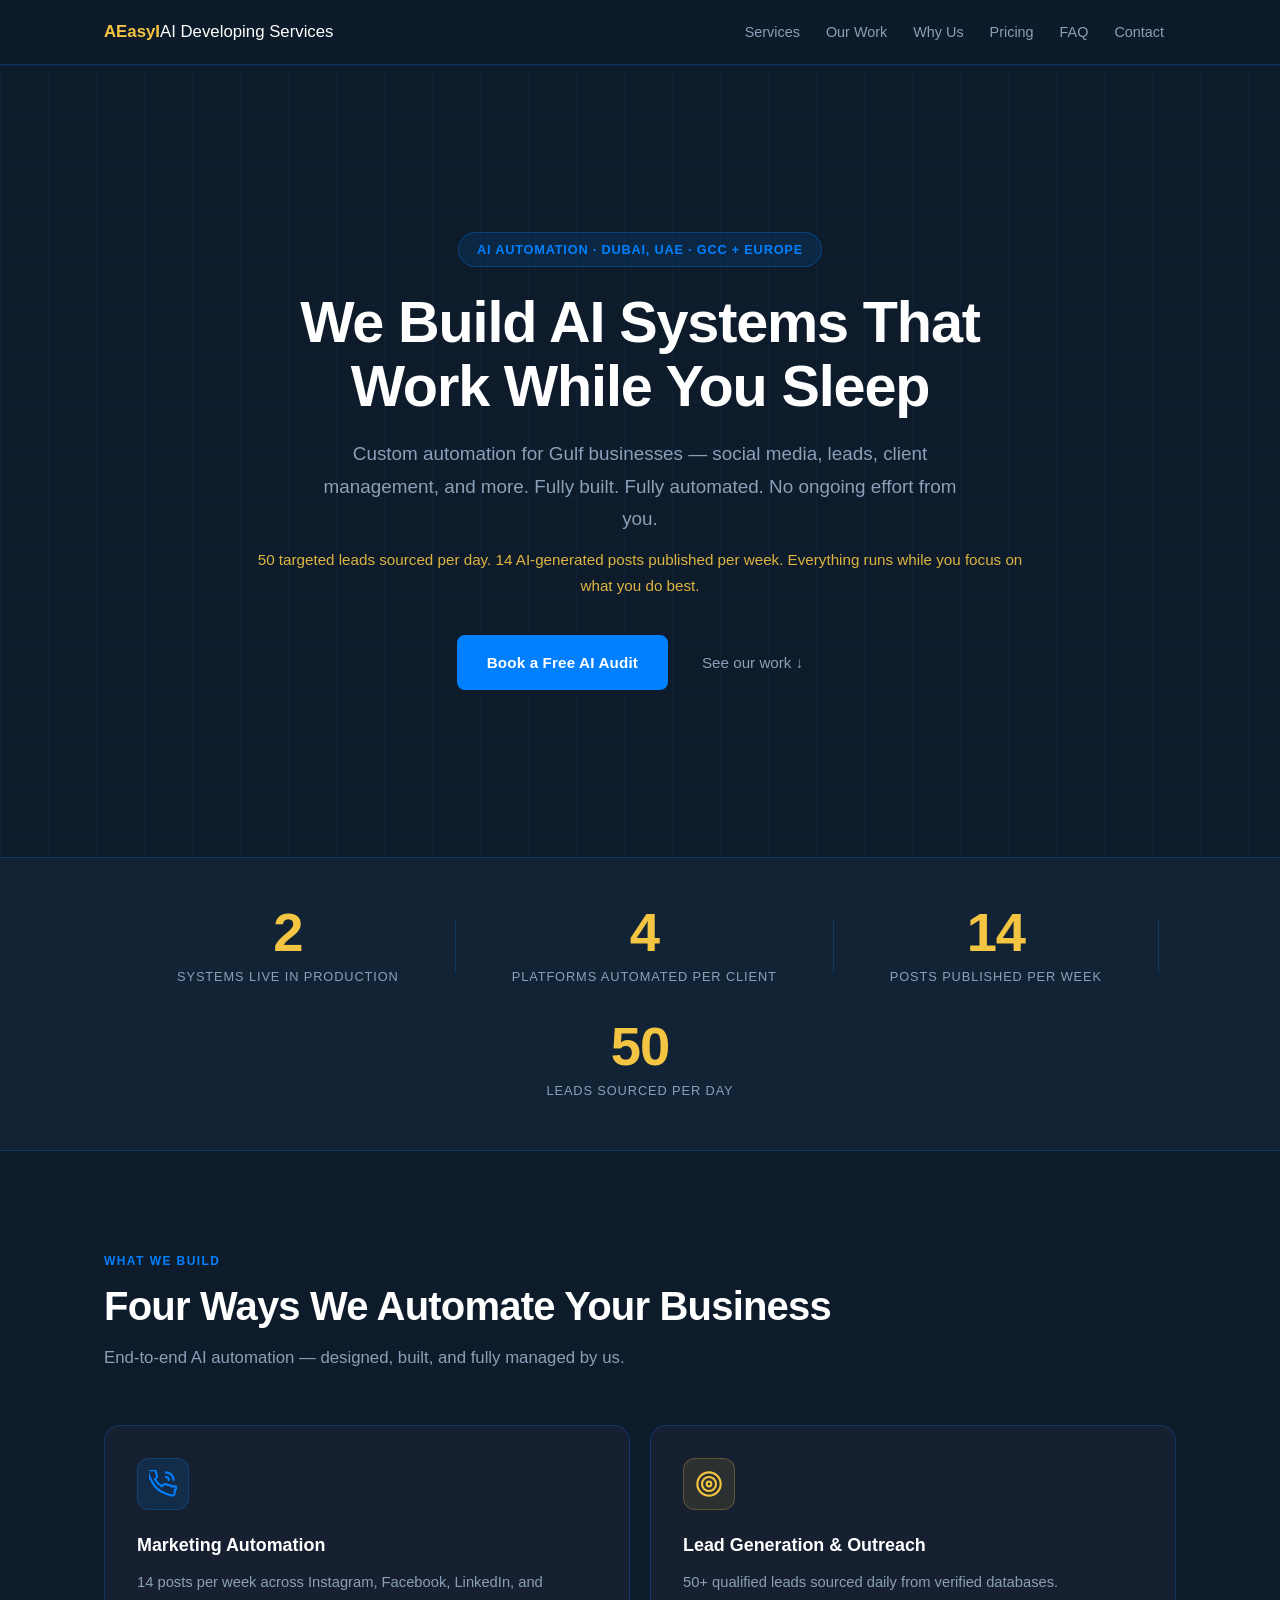
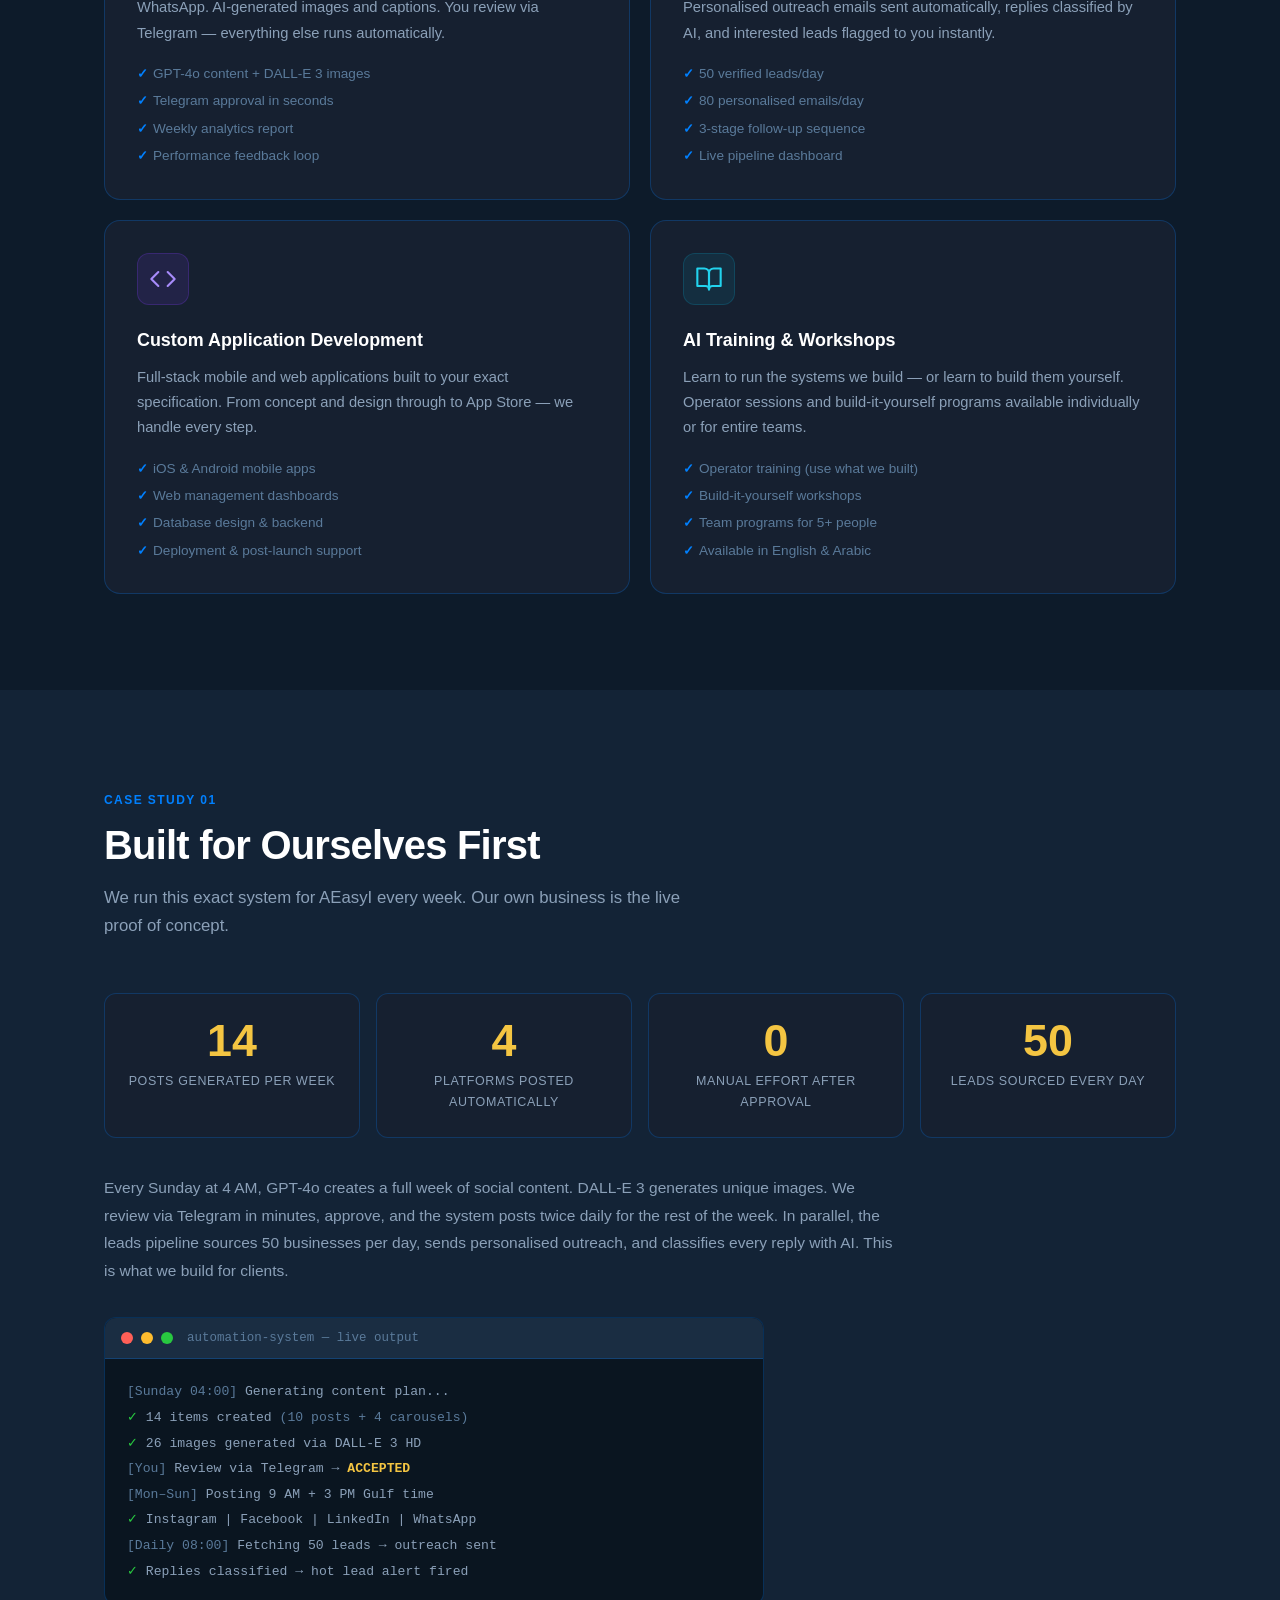
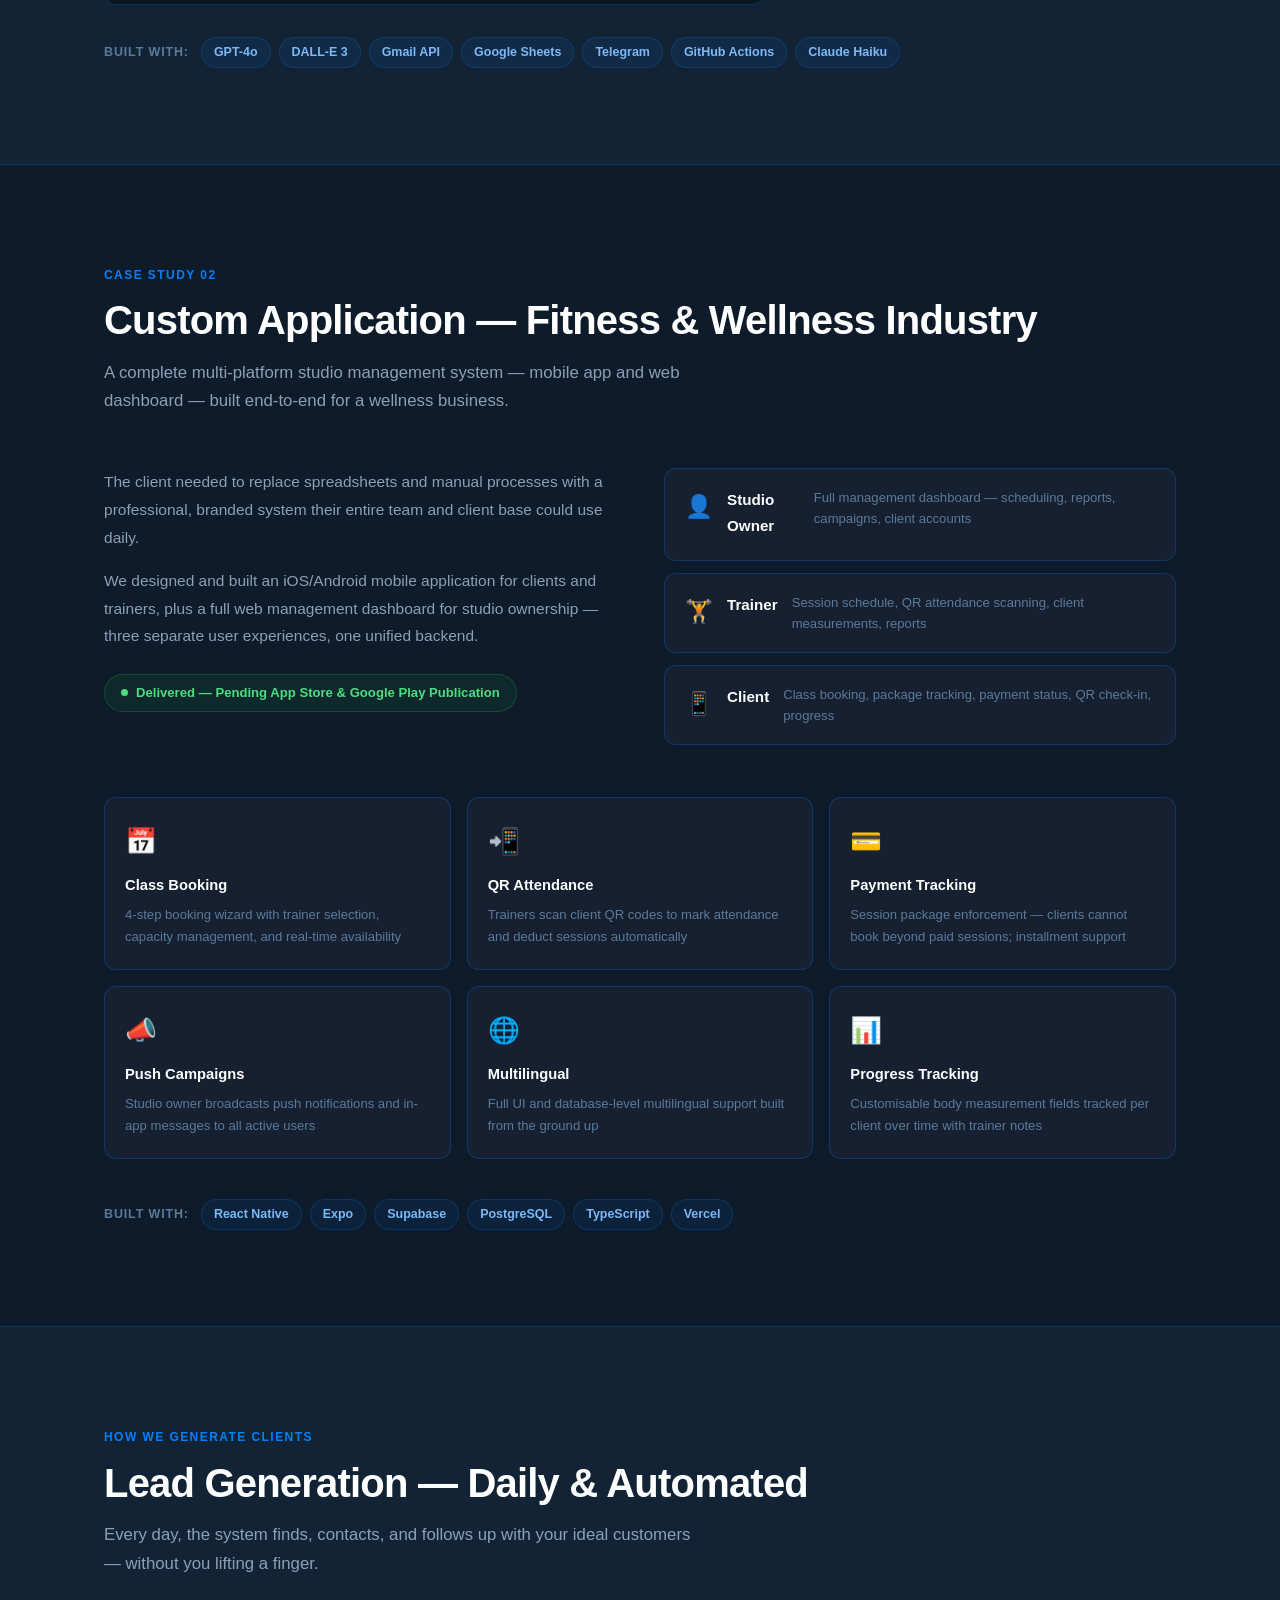
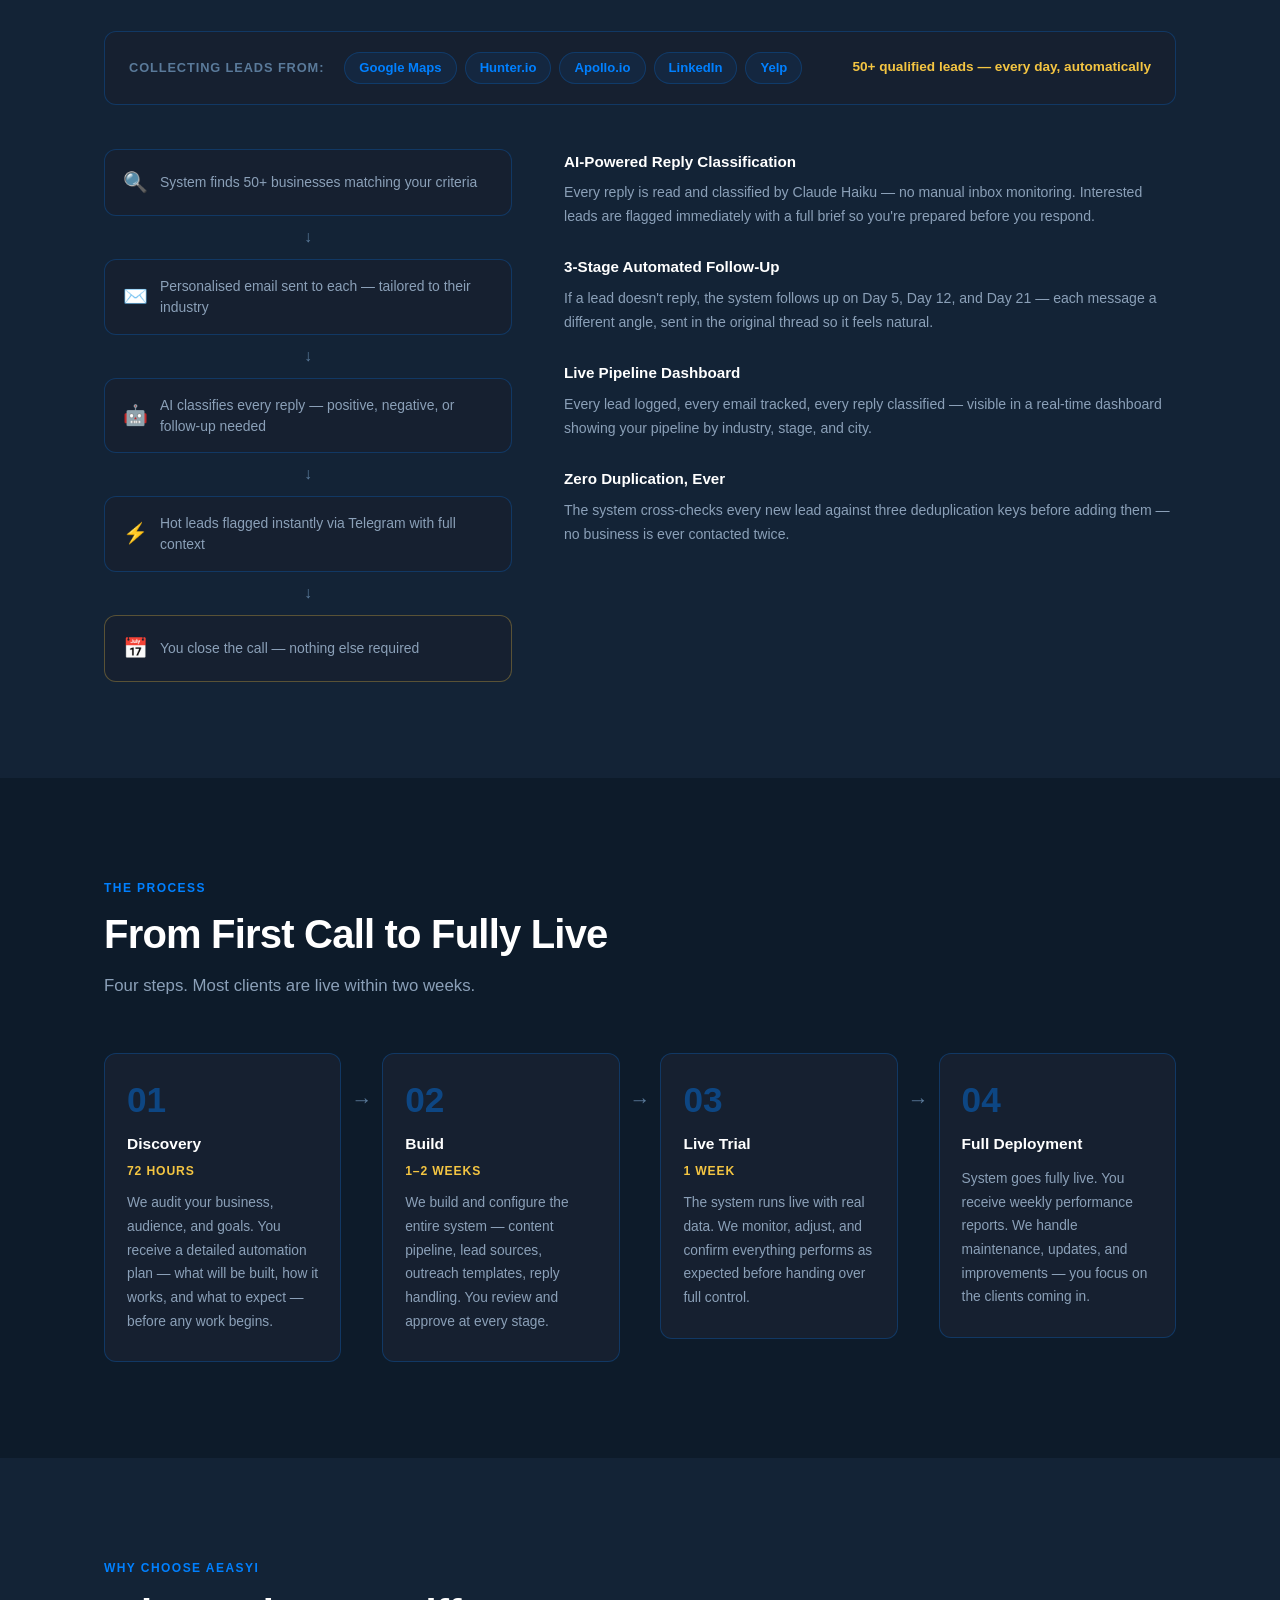
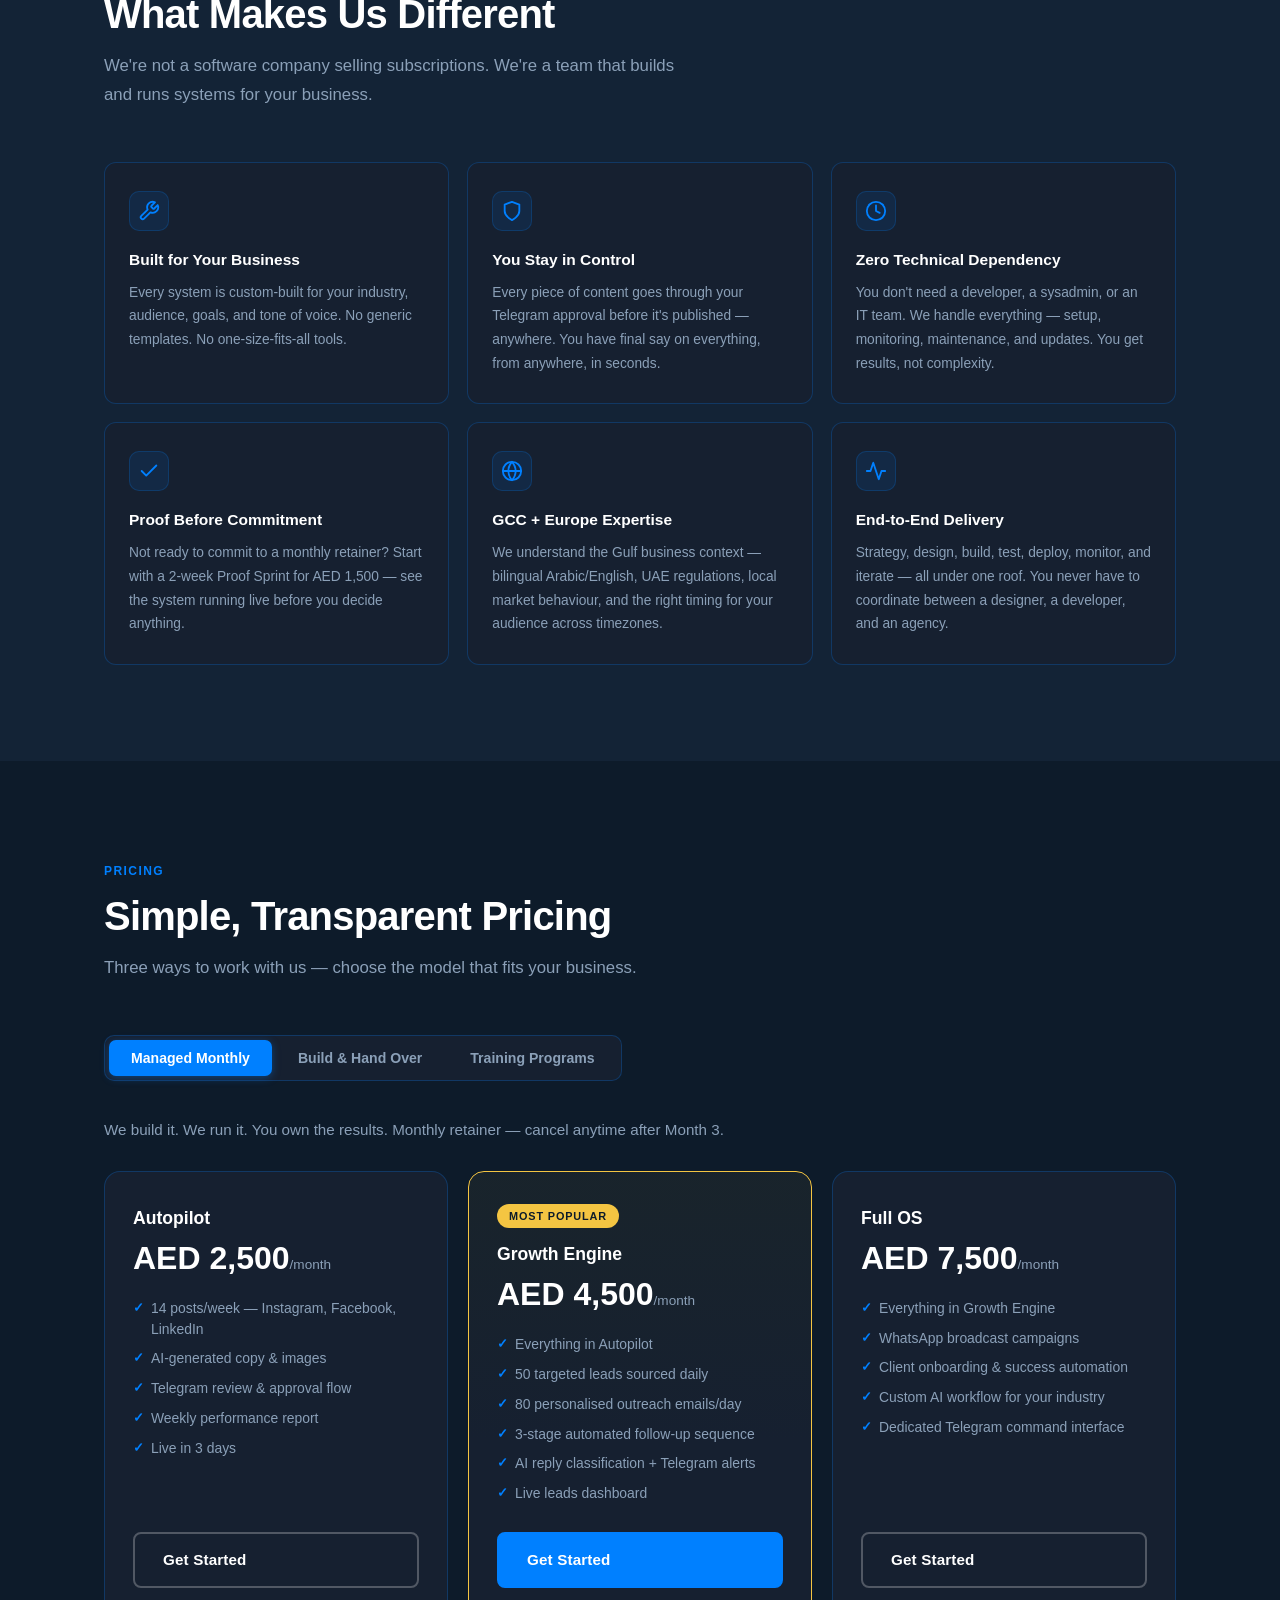
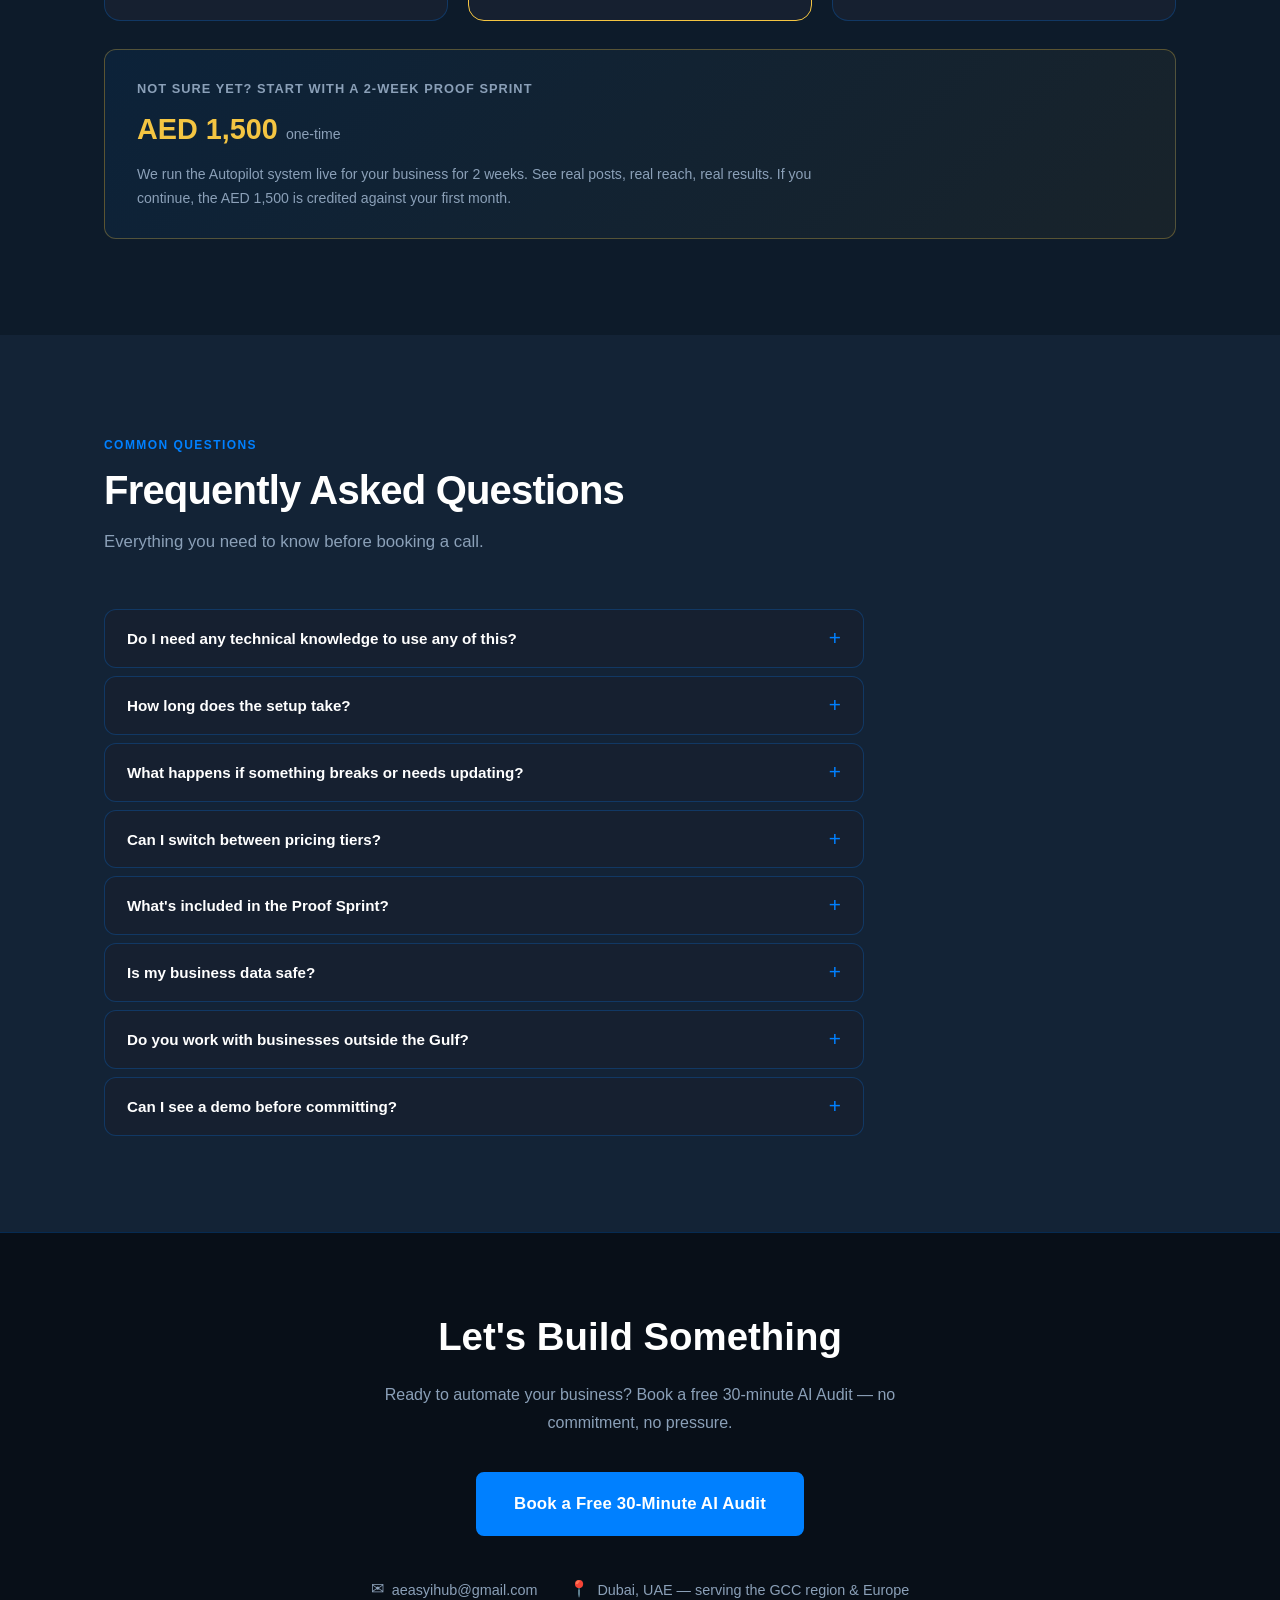
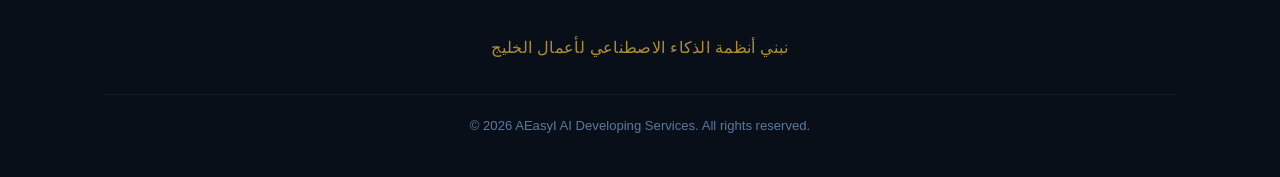
<file: index.html>
<!DOCTYPE html>
<html lang="en">
<head>
  <meta charset="UTF-8" />
  <meta name="viewport" content="width=device-width, initial-scale=1.0" />
  <title>AEasyI AI Developing Services — AI Automation for Gulf Businesses</title>
  <meta name="description" content="We design and build custom AI automation systems for Gulf businesses — marketing, lead generation, custom applications, and team training. Fully built. Fully automated." />
  <link rel="stylesheet" href="style.css" />
</head>
<body>

  <!-- ===== NAVBAR ===== -->
  <nav class="navbar" id="navbar">
    <div class="nav-container">
      <a class="nav-logo" href="#hero">
        <span class="logo-gold">AEasyI</span>
        <span class="logo-white"> AI Developing Services</span>
      </a>
      <button class="nav-toggle" id="navToggle" aria-label="Toggle navigation">
        <span></span><span></span><span></span>
      </button>
      <ul class="nav-links" id="navLinks">
        <li><a href="#services">Services</a></li>
        <li><a href="#work">Our Work</a></li>
        <li><a href="#why">Why Us</a></li>
        <li><a href="#pricing">Pricing</a></li>
        <li><a href="#faq">FAQ</a></li>
        <li><a href="#contact">Contact</a></li>
      </ul>
    </div>
  </nav>

  <!-- ===== HERO ===== -->
  <section class="hero" id="hero">
    <div class="hero-grid-bg"></div>
    <div class="hero-content">
      <div class="hero-badge">AI Automation · Dubai, UAE · GCC + Europe</div>
      <h1 class="hero-headline">We Build AI Systems That Work While You Sleep</h1>
      <p class="hero-sub">
        Custom automation for Gulf businesses — social media, leads, client management, and more.
        Fully built. Fully automated. No ongoing effort from you.
      </p>
      <p class="hero-proof">
        50 targeted leads sourced per day. 14 AI-generated posts published per week. Everything runs while you focus on what you do best.
      </p>
      <div class="hero-actions">
        <a class="btn btn-primary" href="https://calendly.com/aeasyihub/30min" target="_blank" rel="noopener">
          Book a Free AI Audit
        </a>
        <a class="hero-secondary-link" href="#work">See our work ↓</a>
      </div>
    </div>
  </section>

  <!-- ===== PROOF BAR ===== -->
  <div class="proof-bar" id="proofBar">
    <div class="container">
      <div class="proof-stats">
        <div class="proof-stat">
          <div class="proof-number" data-target="2">0</div>
          <div class="proof-label">Systems live in production</div>
        </div>
        <div class="proof-divider"></div>
        <div class="proof-stat">
          <div class="proof-number" data-target="4">0</div>
          <div class="proof-label">Platforms automated per client</div>
        </div>
        <div class="proof-divider"></div>
        <div class="proof-stat">
          <div class="proof-number" data-target="14">0</div>
          <div class="proof-label">Posts published per week</div>
        </div>
        <div class="proof-divider"></div>
        <div class="proof-stat">
          <div class="proof-number" data-target="50">0</div>
          <div class="proof-label">Leads sourced per day</div>
        </div>
      </div>
    </div>
  </div>

  <!-- ===== SERVICES ===== -->
  <section class="section" id="services">
    <div class="container">
      <div class="section-eyebrow">What We Build</div>
      <h2 class="section-title">Four Ways We Automate Your Business</h2>
      <p class="section-sub">End-to-end AI automation — designed, built, and fully managed by us.</p>

      <div class="services-grid">

        <div class="service-card">
          <div class="service-icon service-icon--blue">
            <svg width="28" height="28" viewBox="0 0 24 24" fill="none" stroke="currentColor" stroke-width="1.8" stroke-linecap="round" stroke-linejoin="round">
              <path d="M22 16.92v3a2 2 0 0 1-2.18 2 19.79 19.79 0 0 1-8.63-3.07A19.5 19.5 0 0 1 2.09 9a19.79 19.79 0 0 1-3.07-8.67A2 2 0 0 1 1 .18h3a2 2 0 0 1 2 1.72c.127.96.361 1.903.7 2.81a2 2 0 0 1-.45 2.11L5.09 7.91a16 16 0 0 0 6 6l1.27-1.27a2 2 0 0 1 2.11-.45c.907.339 1.85.573 2.81.7A2 2 0 0 1 19 14h3a2 2 0 0 1 2 2z"/>
              <path d="M14.5 2a6.5 6.5 0 0 1 6.5 6.5"/>
              <path d="M14.5 6A2.5 2.5 0 0 1 17 8.5"/>
            </svg>
          </div>
          <h3 class="service-title">Marketing Automation</h3>
          <p class="service-desc">14 posts per week across Instagram, Facebook, LinkedIn, and WhatsApp. AI-generated images and captions. You review via Telegram — everything else runs automatically.</p>
          <ul class="service-bullets">
            <li>GPT-4o content + DALL-E 3 images</li>
            <li>Telegram approval in seconds</li>
            <li>Weekly analytics report</li>
            <li>Performance feedback loop</li>
          </ul>
        </div>

        <div class="service-card">
          <div class="service-icon service-icon--gold">
            <svg width="28" height="28" viewBox="0 0 24 24" fill="none" stroke="currentColor" stroke-width="1.8" stroke-linecap="round" stroke-linejoin="round">
              <circle cx="12" cy="12" r="10"/>
              <circle cx="12" cy="12" r="6"/>
              <circle cx="12" cy="12" r="2"/>
            </svg>
          </div>
          <h3 class="service-title">Lead Generation & Outreach</h3>
          <p class="service-desc">50+ qualified leads sourced daily from verified databases. Personalised outreach emails sent automatically, replies classified by AI, and interested leads flagged to you instantly.</p>
          <ul class="service-bullets">
            <li>50 verified leads/day</li>
            <li>80 personalised emails/day</li>
            <li>3-stage follow-up sequence</li>
            <li>Live pipeline dashboard</li>
          </ul>
        </div>

        <div class="service-card">
          <div class="service-icon service-icon--purple">
            <svg width="28" height="28" viewBox="0 0 24 24" fill="none" stroke="currentColor" stroke-width="1.8" stroke-linecap="round" stroke-linejoin="round">
              <polyline points="16 18 22 12 16 6"/>
              <polyline points="8 6 2 12 8 18"/>
            </svg>
          </div>
          <h3 class="service-title">Custom Application Development</h3>
          <p class="service-desc">Full-stack mobile and web applications built to your exact specification. From concept and design through to App Store — we handle every step.</p>
          <ul class="service-bullets">
            <li>iOS & Android mobile apps</li>
            <li>Web management dashboards</li>
            <li>Database design & backend</li>
            <li>Deployment & post-launch support</li>
          </ul>
        </div>

        <div class="service-card">
          <div class="service-icon service-icon--teal">
            <svg width="28" height="28" viewBox="0 0 24 24" fill="none" stroke="currentColor" stroke-width="1.8" stroke-linecap="round" stroke-linejoin="round">
              <path d="M2 3h6a4 4 0 0 1 4 4v14a3 3 0 0 0-3-3H2z"/>
              <path d="M22 3h-6a4 4 0 0 0-4 4v14a3 3 0 0 1 3-3h7z"/>
            </svg>
          </div>
          <h3 class="service-title">AI Training & Workshops</h3>
          <p class="service-desc">Learn to run the systems we build — or learn to build them yourself. Operator sessions and build-it-yourself programs available individually or for entire teams.</p>
          <ul class="service-bullets">
            <li>Operator training (use what we built)</li>
            <li>Build-it-yourself workshops</li>
            <li>Team programs for 5+ people</li>
            <li>Available in English & Arabic</li>
          </ul>
        </div>

      </div>
    </div>
  </section>

  <!-- ===== CASE STUDY A: AEASY OWN SYSTEM ===== -->
  <section class="section section-dark" id="work">
    <div class="container">
      <div class="section-eyebrow">Case Study 01</div>
      <h2 class="section-title">Built for Ourselves First</h2>
      <p class="section-sub">We run this exact system for AEasyI every week. Our own business is the live proof of concept.</p>

      <div class="stats-row">
        <div class="stat-item">
          <div class="stat-number">14</div>
          <div class="stat-label">posts generated per week</div>
        </div>
        <div class="stat-item">
          <div class="stat-number">4</div>
          <div class="stat-label">platforms posted automatically</div>
        </div>
        <div class="stat-item">
          <div class="stat-number">0</div>
          <div class="stat-label">manual effort after approval</div>
        </div>
        <div class="stat-item">
          <div class="stat-number">50</div>
          <div class="stat-label">leads sourced every day</div>
        </div>
      </div>

      <p class="case-desc">
        Every Sunday at 4 AM, GPT-4o creates a full week of social content. DALL-E 3 generates unique images. We review via Telegram in minutes, approve, and the system posts twice daily for the rest of the week. In parallel, the leads pipeline sources 50 businesses per day, sends personalised outreach, and classifies every reply with AI. This is what we build for clients.
      </p>

      <div class="terminal">
        <div class="terminal-header">
          <span class="dot dot-red"></span>
          <span class="dot dot-yellow"></span>
          <span class="dot dot-green"></span>
          <span class="terminal-title">automation-system — live output</span>
        </div>
        <div class="terminal-body">
          <p><span class="t-dim">[Sunday 04:00]</span> Generating content plan<span class="t-blink">...</span></p>
          <p><span class="t-green">✓</span> 14 items created <span class="t-dim">(10 posts + 4 carousels)</span></p>
          <p><span class="t-green">✓</span> 26 images generated via DALL-E 3 HD</p>
          <p><span class="t-dim">[You]</span> Review via Telegram → <span class="t-gold">ACCEPTED</span></p>
          <p><span class="t-dim">[Mon–Sun]</span> Posting 9 AM + 3 PM Gulf time</p>
          <p><span class="t-green">✓</span> Instagram | Facebook | LinkedIn | WhatsApp</p>
          <p><span class="t-dim">[Daily 08:00]</span> Fetching 50 leads → outreach sent</p>
          <p><span class="t-green">✓</span> Replies classified → hot lead alert fired</p>
        </div>
      </div>

      <div class="tech-pills-row">
        <span class="tech-label">Built with:</span>
        <div class="tech-pills">
          <span class="tech-pill">GPT-4o</span>
          <span class="tech-pill">DALL-E 3</span>
          <span class="tech-pill">Gmail API</span>
          <span class="tech-pill">Google Sheets</span>
          <span class="tech-pill">Telegram</span>
          <span class="tech-pill">GitHub Actions</span>
          <span class="tech-pill">Claude Haiku</span>
        </div>
      </div>
    </div>
  </section>

  <!-- ===== CASE STUDY B: CUSTOM APP ===== -->
  <section class="section case-study-app" id="case-app">
    <div class="container">
      <div class="section-eyebrow">Case Study 02</div>
      <h2 class="section-title">Custom Application — Fitness & Wellness Industry</h2>
      <p class="section-sub">A complete multi-platform studio management system — mobile app and web dashboard — built end-to-end for a wellness business.</p>

      <div class="app-overview">
        <div class="app-overview-text">
          <p>The client needed to replace spreadsheets and manual processes with a professional, branded system their entire team and client base could use daily.</p>
          <p>We designed and built an iOS/Android mobile application for clients and trainers, plus a full web management dashboard for studio ownership — three separate user experiences, one unified backend.</p>
          <div class="app-status-badge">
            <span class="status-dot"></span>
            Delivered — Pending App Store & Google Play Publication
          </div>
        </div>
        <div class="role-cards">
          <div class="role-card">
            <div class="role-icon">👤</div>
            <div class="role-name">Studio Owner</div>
            <div class="role-desc">Full management dashboard — scheduling, reports, campaigns, client accounts</div>
          </div>
          <div class="role-card">
            <div class="role-icon">🏋️</div>
            <div class="role-name">Trainer</div>
            <div class="role-desc">Session schedule, QR attendance scanning, client measurements, reports</div>
          </div>
          <div class="role-card">
            <div class="role-icon">📱</div>
            <div class="role-name">Client</div>
            <div class="role-desc">Class booking, package tracking, payment status, QR check-in, progress</div>
          </div>
        </div>
      </div>

      <div class="app-features-grid">
        <div class="app-feature">
          <div class="app-feature-icon">📅</div>
          <div class="app-feature-name">Class Booking</div>
          <div class="app-feature-desc">4-step booking wizard with trainer selection, capacity management, and real-time availability</div>
        </div>
        <div class="app-feature">
          <div class="app-feature-icon">📲</div>
          <div class="app-feature-name">QR Attendance</div>
          <div class="app-feature-desc">Trainers scan client QR codes to mark attendance and deduct sessions automatically</div>
        </div>
        <div class="app-feature">
          <div class="app-feature-icon">💳</div>
          <div class="app-feature-name">Payment Tracking</div>
          <div class="app-feature-desc">Session package enforcement — clients cannot book beyond paid sessions; installment support</div>
        </div>
        <div class="app-feature">
          <div class="app-feature-icon">📣</div>
          <div class="app-feature-name">Push Campaigns</div>
          <div class="app-feature-desc">Studio owner broadcasts push notifications and in-app messages to all active users</div>
        </div>
        <div class="app-feature">
          <div class="app-feature-icon">🌐</div>
          <div class="app-feature-name">Multilingual</div>
          <div class="app-feature-desc">Full UI and database-level multilingual support built from the ground up</div>
        </div>
        <div class="app-feature">
          <div class="app-feature-icon">📊</div>
          <div class="app-feature-name">Progress Tracking</div>
          <div class="app-feature-desc">Customisable body measurement fields tracked per client over time with trainer notes</div>
        </div>
      </div>

      <div class="tech-pills-row">
        <span class="tech-label">Built with:</span>
        <div class="tech-pills">
          <span class="tech-pill">React Native</span>
          <span class="tech-pill">Expo</span>
          <span class="tech-pill">Supabase</span>
          <span class="tech-pill">PostgreSQL</span>
          <span class="tech-pill">TypeScript</span>
          <span class="tech-pill">Vercel</span>
        </div>
      </div>
    </div>
  </section>

  <!-- ===== LEAD GENERATION ===== -->
  <section class="section section-dark" id="lead-generation">
    <div class="container">
      <div class="section-eyebrow">How We Generate Clients</div>
      <h2 class="section-title">Lead Generation — Daily & Automated</h2>
      <p class="section-sub">Every day, the system finds, contacts, and follows up with your ideal customers — without you lifting a finger.</p>

      <div class="leadgen-sources">
        <div class="source-label">Collecting leads from:</div>
        <div class="source-pills">
          <span class="source-pill">Google Maps</span>
          <span class="source-pill">Hunter.io</span>
          <span class="source-pill">Apollo.io</span>
          <span class="source-pill">LinkedIn</span>
          <span class="source-pill">Yelp</span>
        </div>
        <div class="source-cadence">50+ qualified leads — every day, automatically</div>
      </div>

      <div class="leadgen-row">
        <div class="leadgen-flow">
          <div class="leadgen-step">
            <div class="leadgen-icon">🔍</div>
            <div class="leadgen-label">System finds 50+ businesses matching your criteria</div>
          </div>
          <div class="leadgen-arrow">↓</div>
          <div class="leadgen-step">
            <div class="leadgen-icon">✉️</div>
            <div class="leadgen-label">Personalised email sent to each — tailored to their industry</div>
          </div>
          <div class="leadgen-arrow">↓</div>
          <div class="leadgen-step">
            <div class="leadgen-icon">🤖</div>
            <div class="leadgen-label">AI classifies every reply — positive, negative, or follow-up needed</div>
          </div>
          <div class="leadgen-arrow">↓</div>
          <div class="leadgen-step">
            <div class="leadgen-icon">⚡</div>
            <div class="leadgen-label">Hot leads flagged instantly via Telegram with full context</div>
          </div>
          <div class="leadgen-arrow">↓</div>
          <div class="leadgen-step leadgen-step--gold">
            <div class="leadgen-icon">📅</div>
            <div class="leadgen-label">You close the call — nothing else required</div>
          </div>
        </div>

        <div class="leadgen-details">
          <div class="leadgen-feature">
            <div class="lf-title">AI-Powered Reply Classification</div>
            <div class="lf-desc">Every reply is read and classified by Claude Haiku — no manual inbox monitoring. Interested leads are flagged immediately with a full brief so you're prepared before you respond.</div>
          </div>
          <div class="leadgen-feature">
            <div class="lf-title">3-Stage Automated Follow-Up</div>
            <div class="lf-desc">If a lead doesn't reply, the system follows up on Day 5, Day 12, and Day 21 — each message a different angle, sent in the original thread so it feels natural.</div>
          </div>
          <div class="leadgen-feature">
            <div class="lf-title">Live Pipeline Dashboard</div>
            <div class="lf-desc">Every lead logged, every email tracked, every reply classified — visible in a real-time dashboard showing your pipeline by industry, stage, and city.</div>
          </div>
          <div class="leadgen-feature">
            <div class="lf-title">Zero Duplication, Ever</div>
            <div class="lf-desc">The system cross-checks every new lead against three deduplication keys before adding them — no business is ever contacted twice.</div>
          </div>
        </div>
      </div>
    </div>
  </section>

  <!-- ===== HOW IT WORKS ===== -->
  <section class="section" id="how-it-works">
    <div class="container">
      <div class="section-eyebrow">The Process</div>
      <h2 class="section-title">From First Call to Fully Live</h2>
      <p class="section-sub">Four steps. Most clients are live within two weeks.</p>
      <div class="steps-row">

        <div class="step">
          <div class="step-num">01</div>
          <h3 class="step-title">Discovery <span class="step-time">72 hours</span></h3>
          <p class="step-desc">We audit your business, audience, and goals. You receive a detailed automation plan — what will be built, how it works, and what to expect — before any work begins.</p>
        </div>

        <div class="step-arrow">→</div>

        <div class="step">
          <div class="step-num">02</div>
          <h3 class="step-title">Build <span class="step-time">1–2 weeks</span></h3>
          <p class="step-desc">We build and configure the entire system — content pipeline, lead sources, outreach templates, reply handling. You review and approve at every stage.</p>
        </div>

        <div class="step-arrow">→</div>

        <div class="step">
          <div class="step-num">03</div>
          <h3 class="step-title">Live Trial <span class="step-time">1 week</span></h3>
          <p class="step-desc">The system runs live with real data. We monitor, adjust, and confirm everything performs as expected before handing over full control.</p>
        </div>

        <div class="step-arrow">→</div>

        <div class="step">
          <div class="step-num">04</div>
          <h3 class="step-title">Full Deployment</h3>
          <p class="step-desc">System goes fully live. You receive weekly performance reports. We handle maintenance, updates, and improvements — you focus on the clients coming in.</p>
        </div>

      </div>
    </div>
  </section>

  <!-- ===== WHY AEASY ===== -->
  <section class="section section-dark" id="why">
    <div class="container">
      <div class="section-eyebrow">Why Choose AEasyI</div>
      <h2 class="section-title">What Makes Us Different</h2>
      <p class="section-sub">We're not a software company selling subscriptions. We're a team that builds and runs systems for your business.</p>

      <div class="why-grid">

        <div class="why-card">
          <div class="why-icon">
            <svg width="22" height="22" viewBox="0 0 24 24" fill="none" stroke="currentColor" stroke-width="2" stroke-linecap="round" stroke-linejoin="round">
              <path d="M14.7 6.3a1 1 0 0 0 0 1.4l1.6 1.6a1 1 0 0 0 1.4 0l3.77-3.77a6 6 0 0 1-7.94 7.94l-6.91 6.91a2.12 2.12 0 0 1-3-3l6.91-6.91a6 6 0 0 1 7.94-7.94l-3.76 3.76z"/>
            </svg>
          </div>
          <h3>Built for Your Business</h3>
          <p>Every system is custom-built for your industry, audience, goals, and tone of voice. No generic templates. No one-size-fits-all tools.</p>
        </div>

        <div class="why-card">
          <div class="why-icon">
            <svg width="22" height="22" viewBox="0 0 24 24" fill="none" stroke="currentColor" stroke-width="2" stroke-linecap="round" stroke-linejoin="round">
              <path d="M12 22s8-4 8-10V5l-8-3-8 3v7c0 6 8 10 8 10z"/>
            </svg>
          </div>
          <h3>You Stay in Control</h3>
          <p>Every piece of content goes through your Telegram approval before it's published — anywhere. You have final say on everything, from anywhere, in seconds.</p>
        </div>

        <div class="why-card">
          <div class="why-icon">
            <svg width="22" height="22" viewBox="0 0 24 24" fill="none" stroke="currentColor" stroke-width="2" stroke-linecap="round" stroke-linejoin="round">
              <circle cx="12" cy="12" r="10"/>
              <polyline points="12 6 12 12 16 14"/>
            </svg>
          </div>
          <h3>Zero Technical Dependency</h3>
          <p>You don't need a developer, a sysadmin, or an IT team. We handle everything — setup, monitoring, maintenance, and updates. You get results, not complexity.</p>
        </div>

        <div class="why-card">
          <div class="why-icon">
            <svg width="22" height="22" viewBox="0 0 24 24" fill="none" stroke="currentColor" stroke-width="2" stroke-linecap="round" stroke-linejoin="round">
              <polyline points="20 6 9 17 4 12"/>
            </svg>
          </div>
          <h3>Proof Before Commitment</h3>
          <p>Not ready to commit to a monthly retainer? Start with a 2-week Proof Sprint for AED 1,500 — see the system running live before you decide anything.</p>
        </div>

        <div class="why-card">
          <div class="why-icon">
            <svg width="22" height="22" viewBox="0 0 24 24" fill="none" stroke="currentColor" stroke-width="2" stroke-linecap="round" stroke-linejoin="round">
              <circle cx="12" cy="12" r="10"/>
              <line x1="2" y1="12" x2="22" y2="12"/>
              <path d="M12 2a15.3 15.3 0 0 1 4 10 15.3 15.3 0 0 1-4 10 15.3 15.3 0 0 1-4-10 15.3 15.3 0 0 1 4-10z"/>
            </svg>
          </div>
          <h3>GCC + Europe Expertise</h3>
          <p>We understand the Gulf business context — bilingual Arabic/English, UAE regulations, local market behaviour, and the right timing for your audience across timezones.</p>
        </div>

        <div class="why-card">
          <div class="why-icon">
            <svg width="22" height="22" viewBox="0 0 24 24" fill="none" stroke="currentColor" stroke-width="2" stroke-linecap="round" stroke-linejoin="round">
              <polyline points="22 12 18 12 15 21 9 3 6 12 2 12"/>
            </svg>
          </div>
          <h3>End-to-End Delivery</h3>
          <p>Strategy, design, build, test, deploy, monitor, and iterate — all under one roof. You never have to coordinate between a designer, a developer, and an agency.</p>
        </div>

      </div>
    </div>
  </section>

  <!-- ===== PRICING ===== -->
  <section class="section" id="pricing">
    <div class="container">
      <div class="section-eyebrow">Pricing</div>
      <h2 class="section-title">Simple, Transparent Pricing</h2>
      <p class="section-sub">Three ways to work with us — choose the model that fits your business.</p>

      <div class="pricing-tabs-wrapper">
        <div class="tab-nav" role="tablist">
          <button class="tab-btn active" data-tab="managed" role="tab" aria-selected="true">Managed Monthly</button>
          <button class="tab-btn" data-tab="build" role="tab" aria-selected="false">Build &amp; Hand Over</button>
          <button class="tab-btn" data-tab="training" role="tab" aria-selected="false">Training Programs</button>
        </div>

        <!-- TAB 1: Managed Monthly -->
        <div class="tab-panel active" id="tab-managed">
          <p class="tab-intro">We build it. We run it. You own the results. Monthly retainer — cancel anytime after Month 3.</p>
          <div class="pricing-row">

            <div class="pricing-card">
              <div class="tier-name">Autopilot</div>
              <div class="tier-price">AED 2,500<span class="tier-period">/month</span></div>
              <ul class="tier-features">
                <li>14 posts/week — Instagram, Facebook, LinkedIn</li>
                <li>AI-generated copy &amp; images</li>
                <li>Telegram review &amp; approval flow</li>
                <li>Weekly performance report</li>
                <li>Live in 3 days</li>
              </ul>
              <a class="btn btn-outline" href="https://calendly.com/aeasyihub/30min" target="_blank" rel="noopener">Get Started</a>
            </div>

            <div class="pricing-card pricing-card--featured">
              <div class="tier-badge">Most Popular</div>
              <div class="tier-name">Growth Engine</div>
              <div class="tier-price">AED 4,500<span class="tier-period">/month</span></div>
              <ul class="tier-features">
                <li>Everything in Autopilot</li>
                <li>50 targeted leads sourced daily</li>
                <li>80 personalised outreach emails/day</li>
                <li>3-stage automated follow-up sequence</li>
                <li>AI reply classification + Telegram alerts</li>
                <li>Live leads dashboard</li>
              </ul>
              <a class="btn btn-primary" href="https://calendly.com/aeasyihub/30min" target="_blank" rel="noopener">Get Started</a>
            </div>

            <div class="pricing-card">
              <div class="tier-name">Full OS</div>
              <div class="tier-price">AED 7,500<span class="tier-period">/month</span></div>
              <ul class="tier-features">
                <li>Everything in Growth Engine</li>
                <li>WhatsApp broadcast campaigns</li>
                <li>Client onboarding &amp; success automation</li>
                <li>Custom AI workflow for your industry</li>
                <li>Dedicated Telegram command interface</li>
              </ul>
              <a class="btn btn-outline" href="https://calendly.com/aeasyihub/30min" target="_blank" rel="noopener">Get Started</a>
            </div>

          </div>

          <div class="impl-fee-box">
            <div class="impl-fee-label">Not sure yet? Start with a 2-Week Proof Sprint</div>
            <div class="impl-fee-amount">AED 1,500 <span class="impl-fee-usd">one-time</span></div>
            <div class="impl-fee-desc">We run the Autopilot system live for your business for 2 weeks. See real posts, real reach, real results. If you continue, the AED 1,500 is credited against your first month.</div>
          </div>
        </div>

        <!-- TAB 2: Build & Hand Over -->
        <div class="tab-panel" id="tab-build">
          <p class="tab-intro">We design and build the full system, hand it over to your team, and provide training and 30-day support. You own everything — no monthly fee after handover.</p>

          <div class="build-cards">

            <div class="build-card">
              <div class="build-card-header">
                <div class="build-tier">Marketing Automation Build</div>
                <div class="build-price">AED 6,000<span class="build-period"> one-time</span></div>
              </div>
              <ul class="tier-features">
                <li>Full social media automation system</li>
                <li>Content pipeline, scheduling, Telegram approval</li>
                <li>Weekly analytics and reporting setup</li>
                <li>2 × 1-hour operator training sessions</li>
                <li>30-day post-handover support</li>
                <li>Full documentation included</li>
              </ul>
              <a class="btn btn-outline" href="https://calendly.com/aeasyihub/30min" target="_blank" rel="noopener">Book a Call</a>
            </div>

            <div class="build-card build-card--featured">
              <div class="build-card-header">
                <div class="build-tier">Growth Engine Build</div>
                <div class="build-price">AED 12,500<span class="build-period"> one-time</span></div>
              </div>
              <ul class="tier-features">
                <li>Marketing automation + lead generation</li>
                <li>Outreach pipeline + reply classification</li>
                <li>Custom leads dashboard (web app)</li>
                <li>3 × 1-hour operator training sessions</li>
                <li>30-day post-handover support</li>
                <li>Full documentation included</li>
              </ul>
              <a class="btn btn-primary" href="https://calendly.com/aeasyihub/30min" target="_blank" rel="noopener">Book a Call</a>
            </div>

            <div class="build-card">
              <div class="build-card-header">
                <div class="build-tier">Custom Application</div>
                <div class="build-price">From AED 18,000<span class="build-period"> one-time</span></div>
              </div>
              <ul class="tier-features">
                <li>Full-stack mobile or web application</li>
                <li>iOS, Android, or web — scoped per project</li>
                <li>Database design, backend, deployment</li>
                <li>User training included</li>
                <li>Dedicated support period post-launch</li>
                <li>Priced per scope — free estimate call</li>
              </ul>
              <a class="btn btn-outline" href="https://calendly.com/aeasyihub/30min" target="_blank" rel="noopener">Get an Estimate</a>
            </div>

          </div>

          <div class="build-note">
            <strong>You own everything we build.</strong> All code, credentials, and configurations are handed over to you. Optional monthly retainer available if you'd like us to continue maintaining the system.
          </div>
        </div>

        <!-- TAB 3: Training Programs -->
        <div class="tab-panel" id="tab-training">
          <p class="tab-intro">We teach you — or your team — to use AI automation confidently. Choose the level that matches your goals, from running a built system to building one from scratch.</p>

          <div class="training-cards">

            <div class="training-card">
              <div class="training-icon">🎯</div>
              <div class="training-name">Operator Training</div>
              <div class="training-price">AED 2,000</div>
              <div class="training-format">4 × 1-hour sessions — remote or in-person</div>
              <p class="training-desc">Your team learns to confidently manage and maintain the automation system we built. Covers daily operations, Telegram approval flow, analytics review, and basic troubleshooting.</p>
              <div class="training-audience">Best for: teams taking over a system we built</div>
              <a class="btn btn-outline" href="https://calendly.com/aeasyihub/30min" target="_blank" rel="noopener">Enquire</a>
            </div>

            <div class="training-card training-card--featured">
              <div class="training-icon">🚀</div>
              <div class="training-name">AI Build Workshop</div>
              <div class="training-price">AED 4,500</div>
              <div class="training-format">1 full day — remote or in-person</div>
              <p class="training-desc">An intensive hands-on workshop where your team learns to build AI automation systems from scratch. Covers AI APIs, automation tools, workflow design, and deployment — with real exercises throughout.</p>
              <div class="training-audience">Best for: founders and technical teams who want to build in-house</div>
              <a class="btn btn-primary" href="https://calendly.com/aeasyihub/30min" target="_blank" rel="noopener">Enquire</a>
            </div>

            <div class="training-card">
              <div class="training-icon">🏢</div>
              <div class="training-name">Team Workshop</div>
              <div class="training-price">From AED 8,000</div>
              <div class="training-format">Custom format — on-site for 5+ people</div>
              <p class="training-desc">A fully customised training program for your organisation. We tailor the curriculum to your tools, your tech stack, and your goals — delivered on-site or remotely, in English or Arabic.</p>
              <div class="training-audience">Best for: companies building an in-house AI capability</div>
              <a class="btn btn-outline" href="https://calendly.com/aeasyihub/30min" target="_blank" rel="noopener">Enquire</a>
            </div>

          </div>

          <div class="build-note">
            All training programs are available in <strong>English and Arabic</strong>. Sessions can be recorded for future reference. Contact us to discuss a customised program.
          </div>
        </div>

      </div>
    </div>
  </section>

  <!-- ===== FAQ ===== -->
  <section class="section section-dark" id="faq">
    <div class="container">
      <div class="section-eyebrow">Common Questions</div>
      <h2 class="section-title">Frequently Asked Questions</h2>
      <p class="section-sub">Everything you need to know before booking a call.</p>

      <div class="faq-list">

        <div class="faq-item">
          <button class="faq-question" aria-expanded="false">
            Do I need any technical knowledge to use any of this?
            <span class="faq-icon">+</span>
          </button>
          <div class="faq-answer">
            <p>None at all. Your only interaction with the system is through Telegram — you review content, approve or request changes, and receive notifications. Everything technical is handled by us. If you can use WhatsApp, you can use our system.</p>
          </div>
        </div>

        <div class="faq-item">
          <button class="faq-question" aria-expanded="false">
            How long does the setup take?
            <span class="faq-icon">+</span>
          </button>
          <div class="faq-answer">
            <p>The Autopilot marketing system is typically live within 3 business days. The Growth Engine (marketing + leads) takes 5–7 business days. Custom applications are scoped per project — most take 2–4 weeks from kickoff to delivery. We'll give you an exact timeline during the discovery call.</p>
          </div>
        </div>

        <div class="faq-item">
          <button class="faq-question" aria-expanded="false">
            What happens if something breaks or needs updating?
            <span class="faq-icon">+</span>
          </button>
          <div class="faq-answer">
            <p>For managed monthly clients, we monitor the system and handle all maintenance. If something breaks, we fix it — you don't need to do anything. For Build & Hand Over clients, the 30-day support period covers any issues post-handover, and optional monthly retainer maintenance is available after that.</p>
          </div>
        </div>

        <div class="faq-item">
          <button class="faq-question" aria-expanded="false">
            Can I switch between pricing tiers?
            <span class="faq-icon">+</span>
          </button>
          <div class="faq-answer">
            <p>Yes. You can upgrade at any time — Growth Engine builds on top of Autopilot, so nothing needs to be rebuilt. Downgrading is also possible with 30 days' notice. Most clients start with Autopilot or the Proof Sprint and upgrade once they see results.</p>
          </div>
        </div>

        <div class="faq-item">
          <button class="faq-question" aria-expanded="false">
            What's included in the Proof Sprint?
            <span class="faq-icon">+</span>
          </button>
          <div class="faq-answer">
            <p>The Proof Sprint is a 2-week live run of the Autopilot system for your business — real posts, real scheduling, real analytics. At the end of 2 weeks, you'll have seen the system working on your actual brand. The AED 1,500 fee is fully credited against Month 1 if you decide to continue.</p>
          </div>
        </div>

        <div class="faq-item">
          <button class="faq-question" aria-expanded="false">
            Is my business data safe?
            <span class="faq-icon">+</span>
          </button>
          <div class="faq-answer">
            <p>Yes. All credentials and data are stored securely — your API keys, OAuth tokens, and business data are never shared or exposed. All systems use encrypted secrets management via GitHub Actions and environment variables. We handle your data with full confidentiality.</p>
          </div>
        </div>

        <div class="faq-item">
          <button class="faq-question" aria-expanded="false">
            Do you work with businesses outside the Gulf?
            <span class="faq-icon">+</span>
          </button>
          <div class="faq-answer">
            <p>Yes. We work with businesses across the GCC region and Europe — including Hungary, Austria, Germany, Netherlands, Poland, and Czech Republic. All systems are timezone-aware and can be configured for any market and language.</p>
          </div>
        </div>

        <div class="faq-item">
          <button class="faq-question" aria-expanded="false">
            Can I see a demo before committing?
            <span class="faq-icon">+</span>
          </button>
          <div class="faq-answer">
            <p>Absolutely. Book a free 30-minute AI Audit — we'll walk you through a live demo of the system running, show you real metrics from our own business, and map out exactly what we'd build for yours. No commitment required.</p>
          </div>
        </div>

      </div>
    </div>
  </section>

  <!-- ===== FOOTER / CONTACT ===== -->
  <footer class="footer" id="contact">
    <div class="container">
      <h2 class="footer-heading">Let's Build Something</h2>
      <p class="footer-sub">Ready to automate your business? Book a free 30-minute AI Audit — no commitment, no pressure.</p>

      <div class="footer-cta">
        <a class="btn btn-primary btn-lg" href="https://calendly.com/aeasyihub/30min" target="_blank" rel="noopener">
          Book a Free 30-Minute AI Audit
        </a>
      </div>

      <div class="footer-info">
        <div class="footer-info-item">
          <span class="footer-icon">✉</span>
          <a href="mailto:aeasyihub@gmail.com">aeasyihub@gmail.com</a>
        </div>
        <div class="footer-info-item">
          <span class="footer-icon">📍</span>
          <span>Dubai, UAE — serving the GCC region &amp; Europe</span>
        </div>
      </div>

      <div class="arabic-tagline" dir="rtl" lang="ar">
        نبني أنظمة الذكاء الاصطناعي لأعمال الخليج
      </div>

      <div class="footer-bottom">
        <p>© 2026 AEasyI AI Developing Services. All rights reserved.</p>
      </div>
    </div>
  </footer>

  <script>
    // Smooth scroll
    document.querySelectorAll('a[href^="#"]').forEach(function(anchor) {
      anchor.addEventListener('click', function(e) {
        var target = document.querySelector(this.getAttribute('href'));
        if (target) {
          e.preventDefault();
          target.scrollIntoView({ behavior: 'smooth', block: 'start' });
          document.getElementById('navLinks').classList.remove('open');
        }
      });
    });

    // Mobile nav
    document.getElementById('navToggle').addEventListener('click', function() {
      document.getElementById('navLinks').classList.toggle('open');
    });

    // Navbar shadow
    window.addEventListener('scroll', function() {
      var nav = document.getElementById('navbar');
      if (window.scrollY > 20) { nav.classList.add('scrolled'); }
      else { nav.classList.remove('scrolled'); }
    });

    // Animated proof bar counters
    var countersStarted = false;
    function animateCounters() {
      if (countersStarted) return;
      countersStarted = true;
      document.querySelectorAll('.proof-number').forEach(function(el) {
        var target = parseInt(el.getAttribute('data-target'), 10);
        var duration = 1400;
        var start = null;
        function step(timestamp) {
          if (!start) start = timestamp;
          var progress = Math.min((timestamp - start) / duration, 1);
          var eased = 1 - Math.pow(1 - progress, 3);
          el.textContent = Math.round(eased * target);
          if (progress < 1) requestAnimationFrame(step);
          else el.textContent = target;
        }
        requestAnimationFrame(step);
      });
    }
    var observer = new IntersectionObserver(function(entries) {
      entries.forEach(function(entry) {
        if (entry.isIntersecting) animateCounters();
      });
    }, { threshold: 0.3 });
    var proofBar = document.getElementById('proofBar');
    if (proofBar) observer.observe(proofBar);

    // Pricing tabs
    document.querySelectorAll('.tab-btn').forEach(function(btn) {
      btn.addEventListener('click', function() {
        var tab = this.getAttribute('data-tab');
        document.querySelectorAll('.tab-btn').forEach(function(b) {
          b.classList.remove('active');
          b.setAttribute('aria-selected', 'false');
        });
        document.querySelectorAll('.tab-panel').forEach(function(p) {
          p.classList.remove('active');
        });
        this.classList.add('active');
        this.setAttribute('aria-selected', 'true');
        var panel = document.getElementById('tab-' + tab);
        if (panel) panel.classList.add('active');
      });
    });

    // FAQ accordion
    document.querySelectorAll('.faq-question').forEach(function(btn) {
      btn.addEventListener('click', function() {
        var item = this.parentElement;
        var answer = item.querySelector('.faq-answer');
        var icon = item.querySelector('.faq-icon');
        var isOpen = item.classList.contains('open');
        // Close all
        document.querySelectorAll('.faq-item').forEach(function(i) {
          i.classList.remove('open');
          i.querySelector('.faq-question').setAttribute('aria-expanded', 'false');
          i.querySelector('.faq-answer').style.maxHeight = null;
          i.querySelector('.faq-icon').textContent = '+';
        });
        // Open clicked if it was closed
        if (!isOpen) {
          item.classList.add('open');
          btn.setAttribute('aria-expanded', 'true');
          answer.style.maxHeight = answer.scrollHeight + 'px';
          icon.textContent = '×';
        }
      });
    });
  </script>
</body>
</html>
</file>
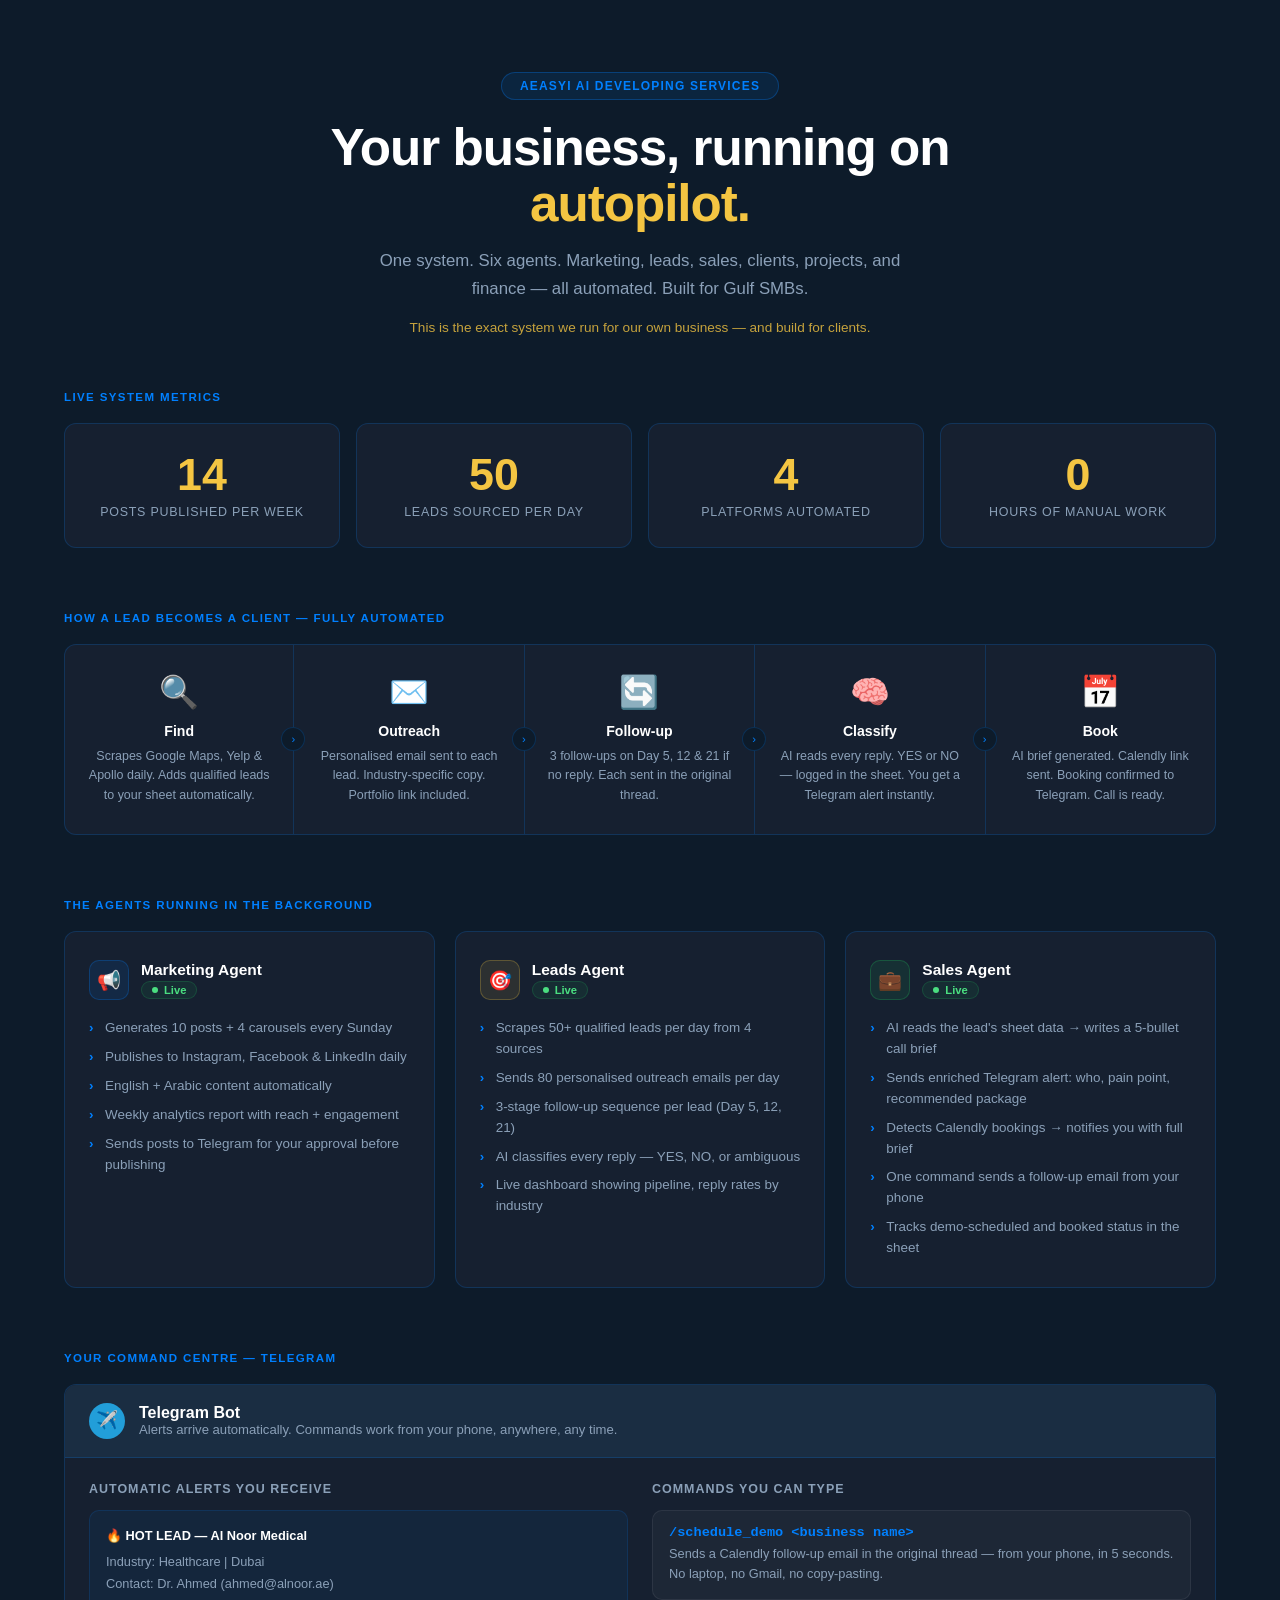
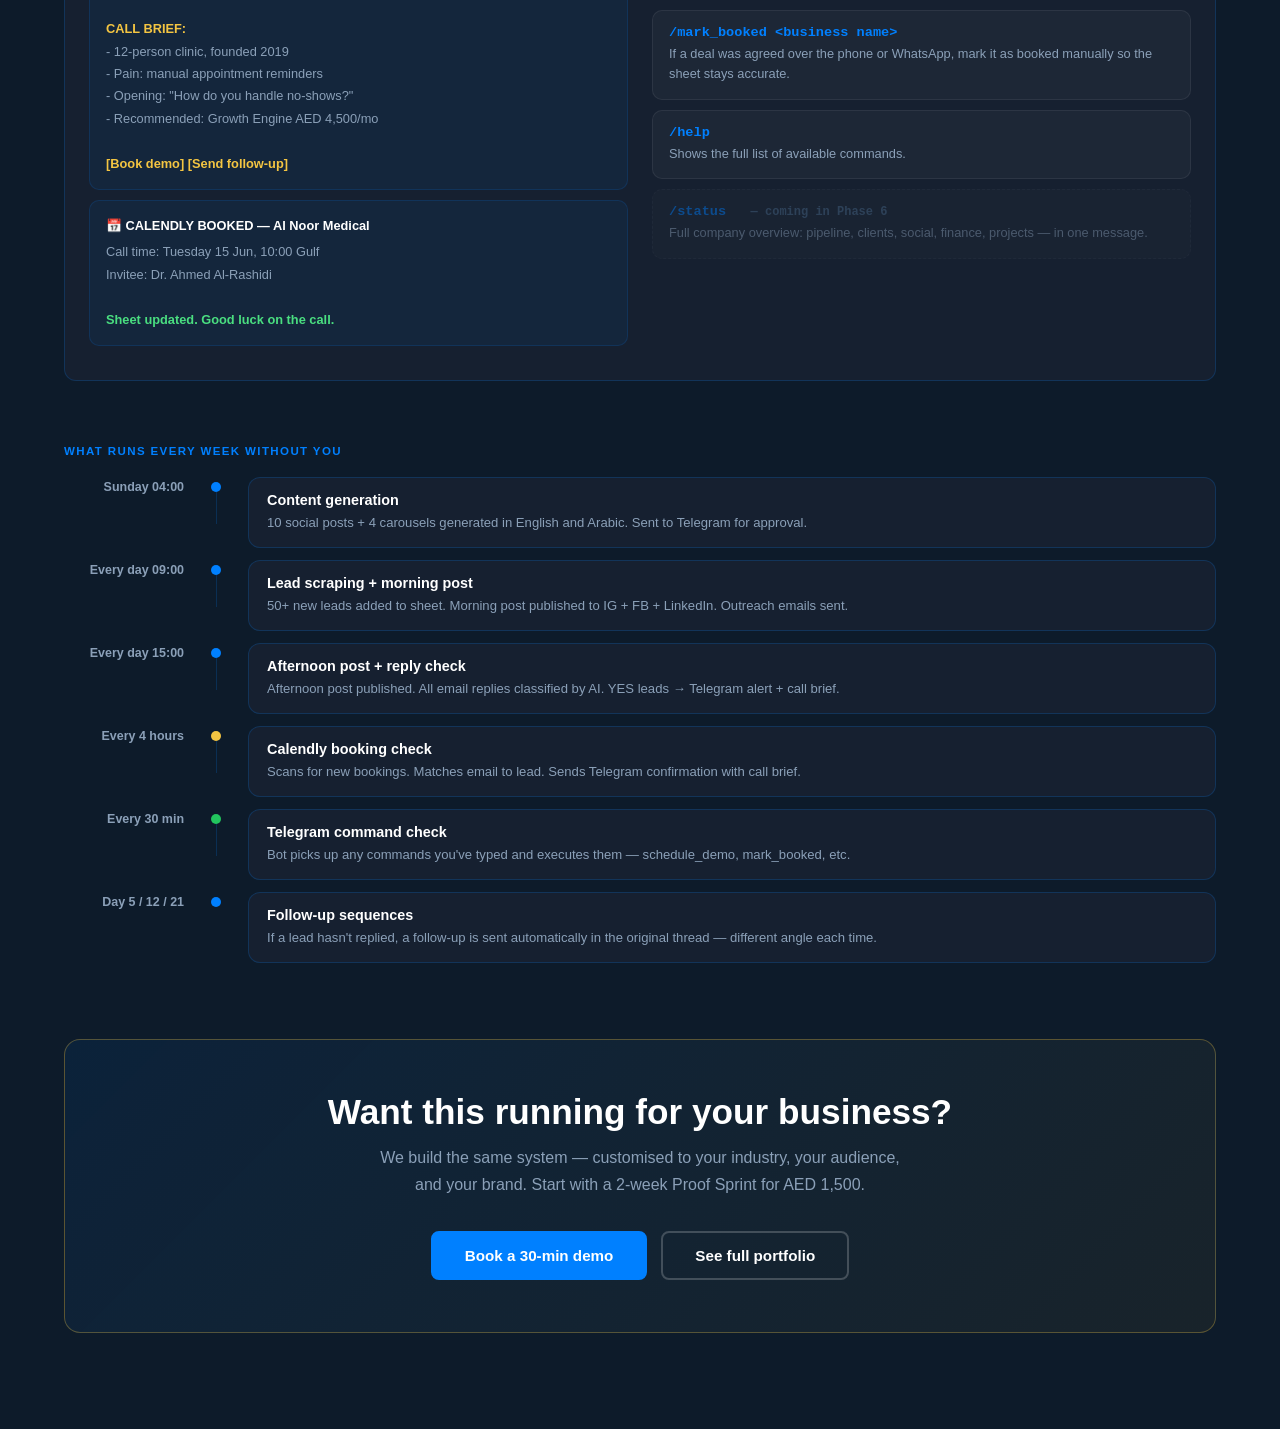
<file: system.html>
<!DOCTYPE html>
<html lang="en">
<head>
  <meta charset="UTF-8" />
  <meta name="viewport" content="width=device-width, initial-scale=1.0" />
  <title>The AEasyI System — How It Works</title>
  <style>
    :root {
      --navy:    #0D1B2A;
      --navy-l:  #132336;
      --navy-m:  #1a2d42;
      --card:    #162030;
      --blue:    #0080FF;
      --gold:    #F4C542;
      --green:   #22c55e;
      --purple:  #a78bfa;
      --teal:    #22d3ee;
      --muted:   #8ba0b8;
      --dim:     #4a6a8a;
      --border:  rgba(0,128,255,0.2);
      --r:       12px;
      --font:    -apple-system, BlinkMacSystemFont, 'Segoe UI', Roboto, sans-serif;
    }
    *, *::before, *::after { box-sizing: border-box; margin: 0; padding: 0; }
    html { scroll-behavior: smooth; }
    body {
      font-family: var(--font);
      background: var(--navy);
      color: #fff;
      -webkit-font-smoothing: antialiased;
      min-height: 100vh;
    }

    /* ── Header ── */
    .header {
      text-align: center;
      padding: 72px 24px 0;
    }
    .header-badge {
      display: inline-block;
      background: rgba(0,128,255,0.1);
      border: 1px solid rgba(0,128,255,0.3);
      color: var(--blue);
      font-size: 0.75rem;
      font-weight: 700;
      letter-spacing: 0.1em;
      text-transform: uppercase;
      padding: 6px 18px;
      border-radius: 20px;
      margin-bottom: 20px;
    }
    .header h1 {
      font-size: clamp(2rem, 5vw, 3.2rem);
      font-weight: 800;
      letter-spacing: -0.02em;
      line-height: 1.1;
      margin-bottom: 14px;
    }
    .header h1 span { color: var(--gold); }
    .header p {
      font-size: 1.05rem;
      color: var(--muted);
      max-width: 560px;
      margin: 0 auto 16px;
      line-height: 1.7;
    }
    .header-note {
      font-size: 0.85rem;
      color: var(--gold);
      opacity: 0.8;
    }

    /* ── Grid layout ── */
    .page { max-width: 1200px; margin: 0 auto; padding: 56px 24px 96px; }

    /* ── Section title ── */
    .sec-title {
      font-size: 0.72rem;
      font-weight: 700;
      letter-spacing: 0.12em;
      text-transform: uppercase;
      color: var(--blue);
      margin-bottom: 20px;
    }

    /* ── Flow diagram ── */
    .flow {
      display: grid;
      grid-template-columns: repeat(5, 1fr);
      gap: 0;
      margin-bottom: 64px;
      align-items: stretch;
    }
    .flow-step {
      background: var(--card);
      border: 1px solid var(--border);
      border-radius: 0;
      padding: 28px 20px;
      text-align: center;
      position: relative;
      transition: border-color 0.2s;
    }
    .flow-step:first-child { border-radius: var(--r) 0 0 var(--r); }
    .flow-step:last-child  { border-radius: 0 var(--r) var(--r) 0; }
    .flow-step + .flow-step { border-left: none; }
    .flow-step:hover { border-color: rgba(0,128,255,0.5); z-index: 1; }
    .flow-icon {
      font-size: 2rem;
      margin-bottom: 12px;
      display: block;
    }
    .flow-step h3 {
      font-size: 0.88rem;
      font-weight: 700;
      color: #fff;
      margin-bottom: 8px;
    }
    .flow-step p {
      font-size: 0.78rem;
      color: var(--muted);
      line-height: 1.6;
    }
    .flow-arrow {
      position: absolute;
      right: -12px;
      top: 50%;
      transform: translateY(-50%);
      width: 24px;
      height: 24px;
      background: var(--navy);
      border: 1px solid var(--border);
      border-radius: 50%;
      display: flex;
      align-items: center;
      justify-content: center;
      font-size: 0.7rem;
      color: var(--blue);
      z-index: 2;
    }
    .flow-step:last-child .flow-arrow { display: none; }

    /* ── Three columns ── */
    .three-col {
      display: grid;
      grid-template-columns: repeat(3, 1fr);
      gap: 20px;
      margin-bottom: 64px;
    }

    /* ── Card ── */
    .card {
      background: var(--card);
      border: 1px solid var(--border);
      border-radius: var(--r);
      padding: 28px 24px;
    }
    .card-header {
      display: flex;
      align-items: center;
      gap: 12px;
      margin-bottom: 18px;
    }
    .card-icon {
      width: 40px; height: 40px;
      border-radius: 10px;
      display: flex; align-items: center; justify-content: center;
      font-size: 1.2rem;
      flex-shrink: 0;
    }
    .icon-blue   { background: rgba(0,128,255,0.1); border: 1px solid rgba(0,128,255,0.25); }
    .icon-gold   { background: rgba(244,197,66,0.1);  border: 1px solid rgba(244,197,66,0.25); }
    .icon-green  { background: rgba(34,197,94,0.1);   border: 1px solid rgba(34,197,94,0.25); }
    .icon-purple { background: rgba(167,139,250,0.1); border: 1px solid rgba(167,139,250,0.25); }
    .icon-teal   { background: rgba(34,211,238,0.1);  border: 1px solid rgba(34,211,238,0.25); }
    .card-header h3 { font-size: 0.97rem; font-weight: 700; }
    .card ul { list-style: none; display: flex; flex-direction: column; gap: 8px; }
    .card ul li {
      font-size: 0.84rem;
      color: var(--muted);
      padding-left: 16px;
      position: relative;
      line-height: 1.55;
    }
    .card ul li::before {
      content: '›';
      position: absolute; left: 0;
      color: var(--blue); font-weight: 700;
    }
    .badge-live {
      display: inline-flex; align-items: center; gap: 6px;
      background: rgba(34,197,94,0.08);
      border: 1px solid rgba(34,197,94,0.2);
      color: #4ade80;
      font-size: 0.7rem; font-weight: 700;
      padding: 2px 10px; border-radius: 20px;
      margin-left: auto;
    }
    .dot-green {
      width: 6px; height: 6px; border-radius: 50%;
      background: #4ade80;
      animation: pulse 2s ease-in-out infinite;
    }
    @keyframes pulse { 0%,100%{opacity:1} 50%{opacity:.5} }

    /* ── Telegram section ── */
    .tg-section {
      background: var(--card);
      border: 1px solid var(--border);
      border-radius: var(--r);
      overflow: hidden;
      margin-bottom: 64px;
    }
    .tg-header {
      background: var(--navy-m);
      border-bottom: 1px solid var(--border);
      padding: 18px 24px;
      display: flex;
      align-items: center;
      gap: 14px;
    }
    .tg-logo {
      width: 36px; height: 36px;
      background: #229ED9;
      border-radius: 50%;
      display: flex; align-items: center; justify-content: center;
      font-size: 1.1rem;
    }
    .tg-header h3 { font-size: 1rem; font-weight: 700; }
    .tg-header p  { font-size: 0.82rem; color: var(--muted); }
    .tg-body {
      padding: 24px;
      display: grid;
      grid-template-columns: 1fr 1fr;
      gap: 24px;
    }
    .tg-col h4 {
      font-size: 0.78rem;
      font-weight: 700;
      letter-spacing: 0.08em;
      text-transform: uppercase;
      color: var(--muted);
      margin-bottom: 14px;
    }
    .tg-msg {
      background: rgba(0,128,255,0.06);
      border: 1px solid rgba(0,128,255,0.15);
      border-radius: 10px;
      padding: 14px 16px;
      margin-bottom: 10px;
      font-size: 0.8rem;
      line-height: 1.75;
      color: var(--muted);
    }
    .tg-msg strong { color: #fff; display: block; margin-bottom: 4px; }
    .tg-msg .gold { color: var(--gold); font-weight: 600; }
    .tg-msg .green { color: #4ade80; font-weight: 600; }
    .tg-cmd-list { display: flex; flex-direction: column; gap: 10px; }
    .tg-cmd {
      background: rgba(255,255,255,0.03);
      border: 1px solid rgba(255,255,255,0.07);
      border-radius: 10px;
      padding: 14px 16px;
    }
    .tg-cmd-name {
      font-size: 0.85rem;
      font-weight: 700;
      color: var(--blue);
      font-family: monospace;
      margin-bottom: 4px;
    }
    .tg-cmd-desc {
      font-size: 0.8rem;
      color: var(--muted);
      line-height: 1.6;
    }

    /* ── Timeline ── */
    .timeline { margin-bottom: 64px; }
    .tl-items { display: flex; flex-direction: column; gap: 0; }
    .tl-item {
      display: grid;
      grid-template-columns: 120px 24px 1fr;
      gap: 0 20px;
      align-items: start;
    }
    .tl-time {
      text-align: right;
      font-size: 0.78rem;
      color: var(--muted);
      padding-top: 3px;
      font-weight: 600;
    }
    .tl-spine {
      display: flex;
      flex-direction: column;
      align-items: center;
    }
    .tl-dot {
      width: 10px; height: 10px;
      border-radius: 50%;
      background: var(--blue);
      flex-shrink: 0;
      margin-top: 5px;
    }
    .tl-dot--gold { background: var(--gold); }
    .tl-dot--green { background: var(--green); }
    .tl-line {
      width: 1px;
      background: var(--border);
      flex: 1;
      min-height: 32px;
    }
    .tl-item:last-child .tl-line { display: none; }
    .tl-content {
      background: var(--card);
      border: 1px solid var(--border);
      border-radius: var(--r);
      padding: 14px 18px;
      margin-bottom: 12px;
    }
    .tl-content h4 { font-size: 0.9rem; font-weight: 700; margin-bottom: 4px; }
    .tl-content p  { font-size: 0.82rem; color: var(--muted); line-height: 1.6; }

    /* ── Numbers bar ── */
    .numbers-bar {
      display: grid;
      grid-template-columns: repeat(4, 1fr);
      gap: 16px;
      margin-bottom: 64px;
    }
    .num-item {
      background: var(--card);
      border: 1px solid var(--border);
      border-radius: var(--r);
      padding: 28px 20px;
      text-align: center;
    }
    .num-val {
      font-size: 2.8rem;
      font-weight: 800;
      color: var(--gold);
      line-height: 1;
      margin-bottom: 8px;
    }
    .num-label {
      font-size: 0.78rem;
      color: var(--muted);
      text-transform: uppercase;
      letter-spacing: 0.06em;
    }

    /* ── CTA ── */
    .cta-box {
      background: linear-gradient(135deg, rgba(0,128,255,0.08) 0%, rgba(244,197,66,0.05) 100%);
      border: 1px solid rgba(244,197,66,0.3);
      border-radius: 16px;
      padding: 52px 40px;
      text-align: center;
    }
    .cta-box h2 { font-size: clamp(1.6rem, 3vw, 2.2rem); font-weight: 800; margin-bottom: 12px; }
    .cta-box p  { font-size: 1rem; color: var(--muted); max-width: 520px; margin: 0 auto 32px; line-height: 1.72; }
    .cta-btns { display: flex; gap: 14px; justify-content: center; flex-wrap: wrap; }
    .btn {
      display: inline-block;
      padding: 14px 32px;
      border-radius: 8px;
      font-weight: 700;
      font-size: 0.95rem;
      text-decoration: none;
      transition: all 0.2s;
    }
    .btn-primary { background: var(--blue); color: #fff; border: 2px solid var(--blue); }
    .btn-primary:hover { background: #0066cc; border-color: #0066cc; transform: translateY(-1px); box-shadow: 0 0 20px rgba(0,128,255,0.4); }
    .btn-outline { background: transparent; color: #fff; border: 2px solid rgba(255,255,255,0.2); }
    .btn-outline:hover { border-color: var(--blue); color: var(--blue); }

    /* ── Responsive ── */
    @media (max-width: 900px) {
      .flow { grid-template-columns: 1fr; }
      .flow-step { border-radius: 0; }
      .flow-step:first-child { border-radius: var(--r) var(--r) 0 0; }
      .flow-step:last-child  { border-radius: 0 0 var(--r) var(--r); }
      .flow-step + .flow-step { border-left: 1px solid var(--border); border-top: none; }
      .flow-arrow { right: 50%; bottom: -12px; top: auto; transform: translateX(50%) rotate(90deg); }
      .three-col { grid-template-columns: 1fr; }
      .tg-body { grid-template-columns: 1fr; }
      .numbers-bar { grid-template-columns: repeat(2, 1fr); }
      .tl-item { grid-template-columns: 80px 20px 1fr; gap: 0 12px; }
    }
    @media (max-width: 480px) {
      .numbers-bar { grid-template-columns: 1fr 1fr; }
      .cta-btns { flex-direction: column; align-items: center; }
    }
  </style>
</head>
<body>

  <!-- Header -->
  <div class="header">
    <div class="header-badge">AEasyI AI Developing Services</div>
    <h1>Your business, running on<br><span>autopilot.</span></h1>
    <p>One system. Six agents. Marketing, leads, sales, clients, projects, and finance — all automated. Built for Gulf SMBs.</p>
    <div class="header-note">This is the exact system we run for our own business — and build for clients.</div>
  </div>

  <div class="page">

    <!-- Numbers bar -->
    <p class="sec-title">Live System Metrics</p>
    <div class="numbers-bar">
      <div class="num-item">
        <div class="num-val">14</div>
        <div class="num-label">Posts published per week</div>
      </div>
      <div class="num-item">
        <div class="num-val">50</div>
        <div class="num-label">Leads sourced per day</div>
      </div>
      <div class="num-item">
        <div class="num-val">4</div>
        <div class="num-label">Platforms automated</div>
      </div>
      <div class="num-item">
        <div class="num-val">0</div>
        <div class="num-label">Hours of manual work</div>
      </div>
    </div>

    <!-- Flow diagram -->
    <p class="sec-title">How a Lead Becomes a Client — Fully Automated</p>
    <div class="flow">
      <div class="flow-step">
        <span class="flow-icon">🔍</span>
        <h3>Find</h3>
        <p>Scrapes Google Maps, Yelp & Apollo daily. Adds qualified leads to your sheet automatically.</p>
        <div class="flow-arrow">›</div>
      </div>
      <div class="flow-step">
        <span class="flow-icon">✉️</span>
        <h3>Outreach</h3>
        <p>Personalised email sent to each lead. Industry-specific copy. Portfolio link included.</p>
        <div class="flow-arrow">›</div>
      </div>
      <div class="flow-step">
        <span class="flow-icon">🔄</span>
        <h3>Follow-up</h3>
        <p>3 follow-ups on Day 5, 12 & 21 if no reply. Each sent in the original thread.</p>
        <div class="flow-arrow">›</div>
      </div>
      <div class="flow-step">
        <span class="flow-icon">🧠</span>
        <h3>Classify</h3>
        <p>AI reads every reply. YES or NO — logged in the sheet. You get a Telegram alert instantly.</p>
        <div class="flow-arrow">›</div>
      </div>
      <div class="flow-step">
        <span class="flow-icon">📅</span>
        <h3>Book</h3>
        <p>AI brief generated. Calendly link sent. Booking confirmed to Telegram. Call is ready.</p>
        <div class="flow-arrow">›</div>
      </div>
    </div>

    <!-- 3 agents -->
    <p class="sec-title">The Agents Running in the Background</p>
    <div class="three-col">

      <div class="card">
        <div class="card-header">
          <div class="card-icon icon-blue">📢</div>
          <div>
            <h3>Marketing Agent</h3>
            <span class="badge-live"><span class="dot-green"></span>Live</span>
          </div>
        </div>
        <ul>
          <li>Generates 10 posts + 4 carousels every Sunday</li>
          <li>Publishes to Instagram, Facebook & LinkedIn daily</li>
          <li>English + Arabic content automatically</li>
          <li>Weekly analytics report with reach + engagement</li>
          <li>Sends posts to Telegram for your approval before publishing</li>
        </ul>
      </div>

      <div class="card">
        <div class="card-header">
          <div class="card-icon icon-gold">🎯</div>
          <div>
            <h3>Leads Agent</h3>
            <span class="badge-live"><span class="dot-green"></span>Live</span>
          </div>
        </div>
        <ul>
          <li>Scrapes 50+ qualified leads per day from 4 sources</li>
          <li>Sends 80 personalised outreach emails per day</li>
          <li>3-stage follow-up sequence per lead (Day 5, 12, 21)</li>
          <li>AI classifies every reply — YES, NO, or ambiguous</li>
          <li>Live dashboard showing pipeline, reply rates by industry</li>
        </ul>
      </div>

      <div class="card">
        <div class="card-header">
          <div class="card-icon icon-green">💼</div>
          <div>
            <h3>Sales Agent</h3>
            <span class="badge-live"><span class="dot-green"></span>Live</span>
          </div>
        </div>
        <ul>
          <li>AI reads the lead's sheet data → writes a 5-bullet call brief</li>
          <li>Sends enriched Telegram alert: who, pain point, recommended package</li>
          <li>Detects Calendly bookings → notifies you with full brief</li>
          <li>One command sends a follow-up email from your phone</li>
          <li>Tracks demo-scheduled and booked status in the sheet</li>
        </ul>
      </div>

    </div>

    <!-- Telegram section -->
    <p class="sec-title">Your Command Centre — Telegram</p>
    <div class="tg-section">
      <div class="tg-header">
        <div class="tg-logo">✈️</div>
        <div>
          <h3>Telegram Bot</h3>
          <p>Alerts arrive automatically. Commands work from your phone, anywhere, any time.</p>
        </div>
      </div>
      <div class="tg-body">
        <div class="tg-col">
          <h4>Automatic alerts you receive</h4>
          <div class="tg-msg">
            <strong>🔥 HOT LEAD — Al Noor Medical</strong>
            Industry: Healthcare | Dubai<br>
            Contact: Dr. Ahmed (ahmed@alnoor.ae)<br><br>
            <span class="gold">CALL BRIEF:</span><br>
            - 12-person clinic, founded 2019<br>
            - Pain: manual appointment reminders<br>
            - Opening: "How do you handle no-shows?"<br>
            - Recommended: Growth Engine AED 4,500/mo<br><br>
            <span class="gold">[Book demo]  [Send follow-up]</span>
          </div>
          <div class="tg-msg">
            <strong>📅 CALENDLY BOOKED — Al Noor Medical</strong>
            Call time: Tuesday 15 Jun, 10:00 Gulf<br>
            Invitee: Dr. Ahmed Al-Rashidi<br><br>
            <span class="green">Sheet updated. Good luck on the call.</span>
          </div>
        </div>
        <div class="tg-col">
          <h4>Commands you can type</h4>
          <div class="tg-cmd-list">
            <div class="tg-cmd">
              <div class="tg-cmd-name">/schedule_demo &lt;business name&gt;</div>
              <div class="tg-cmd-desc">Sends a Calendly follow-up email in the original thread — from your phone, in 5 seconds. No laptop, no Gmail, no copy-pasting.</div>
            </div>
            <div class="tg-cmd">
              <div class="tg-cmd-name">/mark_booked &lt;business name&gt;</div>
              <div class="tg-cmd-desc">If a deal was agreed over the phone or WhatsApp, mark it as booked manually so the sheet stays accurate.</div>
            </div>
            <div class="tg-cmd">
              <div class="tg-cmd-name">/help</div>
              <div class="tg-cmd-desc">Shows the full list of available commands.</div>
            </div>
            <div class="tg-cmd" style="opacity:0.45; border-style: dashed;">
              <div class="tg-cmd-name">/status &nbsp;&nbsp;<span style="color:var(--dim);font-size:0.75rem;">— coming in Phase 6</span></div>
              <div class="tg-cmd-desc">Full company overview: pipeline, clients, social, finance, projects — in one message.</div>
            </div>
          </div>
        </div>
      </div>
    </div>

    <!-- Weekly timeline -->
    <p class="sec-title">What Runs Every Week Without You</p>
    <div class="timeline">
      <div class="tl-items">
        <div class="tl-item">
          <div class="tl-time">Sunday 04:00</div>
          <div class="tl-spine"><div class="tl-dot"></div><div class="tl-line"></div></div>
          <div class="tl-content">
            <h4>Content generation</h4>
            <p>10 social posts + 4 carousels generated in English and Arabic. Sent to Telegram for approval.</p>
          </div>
        </div>
        <div class="tl-item">
          <div class="tl-time">Every day 09:00</div>
          <div class="tl-spine"><div class="tl-dot"></div><div class="tl-line"></div></div>
          <div class="tl-content">
            <h4>Lead scraping + morning post</h4>
            <p>50+ new leads added to sheet. Morning post published to IG + FB + LinkedIn. Outreach emails sent.</p>
          </div>
        </div>
        <div class="tl-item">
          <div class="tl-time">Every day 15:00</div>
          <div class="tl-spine"><div class="tl-dot"></div><div class="tl-line"></div></div>
          <div class="tl-content">
            <h4>Afternoon post + reply check</h4>
            <p>Afternoon post published. All email replies classified by AI. YES leads → Telegram alert + call brief.</p>
          </div>
        </div>
        <div class="tl-item">
          <div class="tl-time">Every 4 hours</div>
          <div class="tl-spine"><div class="tl-dot tl-dot--gold"></div><div class="tl-line"></div></div>
          <div class="tl-content">
            <h4>Calendly booking check</h4>
            <p>Scans for new bookings. Matches email to lead. Sends Telegram confirmation with call brief.</p>
          </div>
        </div>
        <div class="tl-item">
          <div class="tl-time">Every 30 min</div>
          <div class="tl-spine"><div class="tl-dot tl-dot--green"></div><div class="tl-line"></div></div>
          <div class="tl-content">
            <h4>Telegram command check</h4>
            <p>Bot picks up any commands you've typed and executes them — schedule_demo, mark_booked, etc.</p>
          </div>
        </div>
        <div class="tl-item">
          <div class="tl-time">Day 5 / 12 / 21</div>
          <div class="tl-spine"><div class="tl-dot"></div><div class="tl-line"></div></div>
          <div class="tl-content">
            <h4>Follow-up sequences</h4>
            <p>If a lead hasn't replied, a follow-up is sent automatically in the original thread — different angle each time.</p>
          </div>
        </div>
      </div>
    </div>

    <!-- CTA -->
    <div class="cta-box">
      <h2>Want this running for your business?</h2>
      <p>We build the same system — customised to your industry, your audience, and your brand. Start with a 2-week Proof Sprint for AED 1,500.</p>
      <div class="cta-btns">
        <a href="https://calendly.com/aeasyihub/30min" class="btn btn-primary">Book a 30-min demo</a>
        <a href="index.html" class="btn btn-outline">See full portfolio</a>
      </div>
    </div>

  </div>

</body>
</html>
</file>
<file: style.css>
/* ============================================================
   AEasyI AI Developing Services — Portfolio Stylesheet v2.0
   Design system: navy / blue / gold — dark-first premium SaaS
   ============================================================ */

/* ── Variables ─────────────────────────────────────────────── */
:root {
  --navy:       #0D1B2A;
  --navy-light: #132336;
  --navy-mid:   #1a2d42;
  --navy-card:  #162030;
  --blue:       #0080FF;
  --blue-dim:   #0066cc;
  --gold:       #F4C542;
  --gold-dim:   #c9a020;
  --white:      #FFFFFF;
  --text-muted: #8ba0b8;
  --text-dim:   #5a7a9a;
  --purple:     #7C3AED;
  --teal:       #0891B2;
  --border-blue: rgba(0, 128, 255, 0.25);
  --border-gold: rgba(244, 197, 66, 0.3);
  --radius:     12px;
  --radius-sm:  8px;
  --radius-lg:  16px;
  --transition: 0.22s ease;
  --shadow-card: 0 4px 24px rgba(0, 0, 0, 0.35);
  --shadow-lg:   0 8px 40px rgba(0, 0, 0, 0.5);
  --glow-blue:  0 0 20px rgba(0, 128, 255, 0.4);
  --glow-gold:  0 0 20px rgba(244, 197, 66, 0.4);
  --font-sans:  -apple-system, BlinkMacSystemFont, 'Segoe UI', Roboto, Helvetica, Arial, sans-serif;
  --font-mono:  SFMono-Regular, Consolas, 'Liberation Mono', Menlo, Courier, monospace;
  --font-arabic: 'Noto Sans Arabic', 'Arabic Typesetting', 'Traditional Arabic', sans-serif;
}

/* ── Reset ─────────────────────────────────────────────────── */
*, *::before, *::after { box-sizing: border-box; margin: 0; padding: 0; }
html { scroll-behavior: smooth; -webkit-text-size-adjust: 100%; }
body {
  font-family: var(--font-sans);
  background: var(--navy);
  color: var(--white);
  line-height: 1.68;
  font-size: 16px;
  -webkit-font-smoothing: antialiased;
}
a { color: var(--blue); text-decoration: none; transition: color var(--transition); }
a:hover { color: var(--gold); }
ul { list-style: none; }
button { cursor: pointer; border: none; background: none; font-family: inherit; }
img { max-width: 100%; display: block; }
svg { display: block; }

/* ── Container ─────────────────────────────────────────────── */
.container {
  max-width: 1120px;
  margin: 0 auto;
  padding: 0 24px;
}

/* ── Buttons ───────────────────────────────────────────────── */
.btn {
  display: inline-flex;
  align-items: center;
  gap: 8px;
  padding: 13px 28px;
  border-radius: 8px;
  font-weight: 700;
  font-size: 0.95rem;
  letter-spacing: 0.01em;
  transition: all var(--transition);
  white-space: nowrap;
  text-align: center;
}
.btn-primary {
  background: var(--blue);
  color: var(--white);
  border: 2px solid var(--blue);
}
.btn-primary:hover {
  background: var(--blue-dim);
  border-color: var(--blue-dim);
  color: var(--white);
  box-shadow: var(--glow-blue);
  transform: translateY(-1px);
}
.btn-outline {
  background: transparent;
  color: var(--white);
  border: 2px solid rgba(255,255,255,0.25);
}
.btn-outline:hover {
  border-color: var(--blue);
  color: var(--blue);
  transform: translateY(-1px);
}
.btn-lg { padding: 16px 36px; font-size: 1.05rem; }
.btn:focus-visible { outline: 2px solid var(--gold); outline-offset: 3px; }

/* ── Navbar ────────────────────────────────────────────────── */
.navbar {
  position: sticky;
  top: 0;
  z-index: 100;
  background: rgba(13, 27, 42, 0.94);
  backdrop-filter: blur(12px);
  -webkit-backdrop-filter: blur(12px);
  border-bottom: 1px solid var(--border-blue);
  transition: box-shadow var(--transition);
}
.navbar.scrolled { box-shadow: 0 2px 20px rgba(0,0,0,0.5); }
.nav-container {
  display: flex;
  align-items: center;
  justify-content: space-between;
  max-width: 1120px;
  margin: 0 auto;
  padding: 0 24px;
  height: 64px;
}
.nav-logo {
  font-size: 1.05rem;
  font-weight: 700;
  text-decoration: none;
  display: flex;
  align-items: center;
}
.logo-gold { color: var(--gold); }
.logo-white { color: var(--white); font-weight: 500; }
.nav-links {
  display: flex;
  gap: 2px;
  align-items: center;
}
.nav-links li a {
  color: var(--text-muted);
  font-size: 0.9rem;
  font-weight: 500;
  padding: 6px 12px;
  border-radius: 6px;
  transition: all var(--transition);
}
.nav-links li a:hover { color: var(--white); background: rgba(255,255,255,0.07); }
.nav-toggle {
  display: none;
  flex-direction: column;
  gap: 5px;
  padding: 6px;
  border-radius: 6px;
}
.nav-toggle span {
  display: block;
  width: 22px;
  height: 2px;
  background: var(--white);
  border-radius: 2px;
  transition: all var(--transition);
}

/* ── Hero ──────────────────────────────────────────────────── */
.hero {
  position: relative;
  min-height: 88vh;
  display: flex;
  align-items: center;
  overflow: hidden;
  padding: 80px 24px;
}
.hero-grid-bg {
  position: absolute;
  inset: 0;
  background-image:
    linear-gradient(rgba(0, 128, 255, 0.06) 1px, transparent 1px),
    linear-gradient(90deg, rgba(0, 128, 255, 0.06) 1px, transparent 1px);
  background-size: 48px 48px;
  pointer-events: none;
}
.hero-content {
  position: relative;
  z-index: 1;
  max-width: 780px;
  margin: 0 auto;
  text-align: center;
}
.hero-badge {
  display: inline-block;
  background: rgba(0, 128, 255, 0.12);
  color: var(--blue);
  border: 1px solid rgba(0, 128, 255, 0.3);
  border-radius: 20px;
  padding: 6px 18px;
  font-size: 0.8rem;
  font-weight: 600;
  letter-spacing: 0.06em;
  text-transform: uppercase;
  margin-bottom: 24px;
}
.hero-headline {
  font-size: clamp(2.2rem, 6vw, 3.6rem);
  font-weight: 800;
  line-height: 1.1;
  letter-spacing: -0.02em;
  margin-bottom: 20px;
  color: var(--white);
}
.hero-sub {
  font-size: clamp(1rem, 2.5vw, 1.18rem);
  color: var(--text-muted);
  line-height: 1.72;
  margin-bottom: 12px;
  max-width: 640px;
  margin-left: auto;
  margin-right: auto;
}
.hero-proof {
  font-size: 0.95rem;
  color: var(--gold);
  font-weight: 500;
  margin-bottom: 36px;
  opacity: 0.9;
}
.hero-actions {
  display: flex;
  gap: 14px;
  justify-content: center;
  flex-wrap: wrap;
}
.hero-secondary-link {
  display: inline-flex;
  align-items: center;
  padding: 13px 20px;
  color: var(--text-muted);
  font-size: 0.95rem;
  font-weight: 500;
  transition: color var(--transition);
}
.hero-secondary-link:hover { color: var(--white); }

/* ── Proof Bar ─────────────────────────────────────────────── */
.proof-bar {
  background: var(--navy-light);
  border-top: 1px solid var(--border-blue);
  border-bottom: 1px solid var(--border-blue);
  padding: 32px 24px;
}
.proof-stats {
  display: flex;
  align-items: center;
  justify-content: center;
  flex-wrap: wrap;
  max-width: 1120px;
  margin: 0 auto;
}
.proof-stat {
  text-align: center;
  padding: 16px 56px;
}
.proof-divider {
  width: 1px;
  height: 52px;
  background: var(--border-blue);
}
.proof-number {
  font-size: clamp(2.4rem, 5vw, 3.4rem);
  font-weight: 800;
  color: var(--gold);
  line-height: 1;
  letter-spacing: -0.02em;
  margin-bottom: 6px;
}
.proof-label {
  font-size: 0.8rem;
  color: var(--text-muted);
  text-transform: uppercase;
  letter-spacing: 0.07em;
  font-weight: 500;
}

/* ── Section Shared ────────────────────────────────────────── */
.section { padding: 96px 24px; }
.section-dark { background: var(--navy-light); }
.section-eyebrow {
  display: inline-block;
  font-size: 0.75rem;
  font-weight: 700;
  letter-spacing: 0.12em;
  text-transform: uppercase;
  color: var(--blue);
  margin-bottom: 12px;
}
.section-title {
  font-size: clamp(1.8rem, 4vw, 2.5rem);
  font-weight: 800;
  letter-spacing: -0.02em;
  line-height: 1.18;
  margin-bottom: 14px;
  color: var(--white);
}
.section-sub {
  font-size: 1.05rem;
  color: var(--text-muted);
  max-width: 600px;
  margin-bottom: 52px;
  line-height: 1.72;
}

/* ── Services Grid ─────────────────────────────────────────── */
.services-grid {
  display: grid;
  grid-template-columns: repeat(2, 1fr);
  gap: 20px;
}
.service-card {
  background: var(--navy-card);
  border: 1px solid var(--border-blue);
  border-radius: var(--radius-lg);
  padding: 32px;
  transition: all var(--transition);
}
.service-card:hover {
  border-color: rgba(0, 128, 255, 0.5);
  box-shadow: var(--shadow-card);
  transform: translateY(-2px);
}
.service-icon {
  width: 52px;
  height: 52px;
  border-radius: 12px;
  display: flex;
  align-items: center;
  justify-content: center;
  margin-bottom: 20px;
}
.service-icon--blue   { background: rgba(0,128,255,0.12); color: var(--blue);   border: 1px solid rgba(0,128,255,0.25); }
.service-icon--gold   { background: rgba(244,197,66,0.1);  color: var(--gold);   border: 1px solid rgba(244,197,66,0.25); }
.service-icon--purple { background: rgba(124,58,237,0.12); color: #a78bfa;       border: 1px solid rgba(124,58,237,0.25); }
.service-icon--teal   { background: rgba(8,145,178,0.12);  color: #22d3ee;       border: 1px solid rgba(8,145,178,0.25); }
.service-title {
  font-size: 1.12rem;
  font-weight: 700;
  color: var(--white);
  margin-bottom: 10px;
}
.service-desc {
  font-size: 0.92rem;
  color: var(--text-muted);
  line-height: 1.72;
  margin-bottom: 18px;
}
.service-bullets { display: flex; flex-direction: column; gap: 7px; }
.service-bullets li {
  font-size: 0.85rem;
  color: var(--text-dim);
  padding-left: 16px;
  position: relative;
  line-height: 1.5;
}
.service-bullets li::before {
  content: '✓';
  position: absolute;
  left: 0;
  color: var(--blue);
  font-size: 0.8rem;
  font-weight: 700;
}

/* ── Case Study A Stats ────────────────────────────────────── */
.stats-row {
  display: grid;
  grid-template-columns: repeat(4, 1fr);
  gap: 16px;
  margin-bottom: 36px;
}
.stat-item {
  background: var(--navy-card);
  border: 1px solid var(--border-blue);
  border-radius: var(--radius);
  padding: 24px 20px;
  text-align: center;
}
.stat-number {
  font-size: clamp(2rem, 4vw, 2.8rem);
  font-weight: 800;
  color: var(--gold);
  line-height: 1;
  margin-bottom: 8px;
}
.stat-label {
  font-size: 0.78rem;
  color: var(--text-muted);
  text-transform: uppercase;
  letter-spacing: 0.05em;
}
.case-desc {
  font-size: 0.97rem;
  color: var(--text-muted);
  line-height: 1.78;
  max-width: 800px;
  margin-bottom: 32px;
}

/* ── Terminal ──────────────────────────────────────────────── */
.terminal {
  background: #0a1520;
  border: 1px solid var(--border-blue);
  border-radius: var(--radius);
  overflow: hidden;
  max-width: 660px;
  margin-bottom: 32px;
}
.terminal-header {
  background: var(--navy-mid);
  padding: 10px 16px;
  display: flex;
  align-items: center;
  gap: 8px;
  border-bottom: 1px solid var(--border-blue);
}
.dot { width: 12px; height: 12px; border-radius: 50%; flex-shrink: 0; }
.dot-red    { background: #ff5f57; }
.dot-yellow { background: #febc2e; }
.dot-green  { background: #28c840; }
.terminal-title {
  font-size: 0.78rem;
  color: var(--text-dim);
  font-family: var(--font-mono);
  margin-left: 6px;
}
.terminal-body {
  padding: 20px 22px;
  font-family: var(--font-mono);
  font-size: 0.82rem;
  line-height: 1.95;
}
.terminal-body p { color: var(--text-muted); }
.t-green { color: #28c840; }
.t-gold  { color: var(--gold); font-weight: 700; }
.t-dim   { color: var(--text-dim); }
.t-blink { animation: blink 1.1s step-end infinite; }
@keyframes blink { 0%,100%{opacity:1} 50%{opacity:0} }

/* ── Tech Pills ────────────────────────────────────────────── */
.tech-pills-row {
  display: flex;
  align-items: center;
  gap: 12px;
  flex-wrap: wrap;
}
.tech-label {
  font-size: 0.78rem;
  color: var(--text-dim);
  font-weight: 700;
  text-transform: uppercase;
  letter-spacing: 0.07em;
  white-space: nowrap;
}
.tech-pills { display: flex; gap: 8px; flex-wrap: wrap; }
.tech-pill {
  display: inline-block;
  background: rgba(0,128,255,0.08);
  border: 1px solid rgba(0,128,255,0.2);
  color: #7db8f7;
  font-size: 0.78rem;
  font-weight: 600;
  padding: 4px 12px;
  border-radius: 20px;
  white-space: nowrap;
}

/* ── Case Study B: Custom App ──────────────────────────────── */
.case-study-app {
  background: var(--navy);
  border-top: 1px solid var(--border-blue);
  border-bottom: 1px solid var(--border-blue);
}
.app-overview {
  display: grid;
  grid-template-columns: 1fr 1fr;
  gap: 48px;
  align-items: start;
  margin-bottom: 52px;
}
.app-overview-text p {
  font-size: 0.97rem;
  color: var(--text-muted);
  line-height: 1.78;
  margin-bottom: 16px;
}
.app-status-badge {
  display: inline-flex;
  align-items: center;
  gap: 8px;
  background: rgba(40,200,64,0.08);
  border: 1px solid rgba(40,200,64,0.22);
  color: #4ade80;
  font-size: 0.82rem;
  font-weight: 600;
  padding: 7px 16px;
  border-radius: 20px;
  margin-top: 8px;
}
.status-dot {
  width: 7px;
  height: 7px;
  border-radius: 50%;
  background: #4ade80;
  animation: pulse 2s ease-in-out infinite;
}
@keyframes pulse { 0%,100%{opacity:1;transform:scale(1)} 50%{opacity:0.6;transform:scale(1.3)} }
.role-cards { display: flex; flex-direction: column; gap: 12px; }
.role-card {
  background: var(--navy-card);
  border: 1px solid var(--border-blue);
  border-radius: var(--radius);
  padding: 18px 20px;
  display: flex;
  align-items: flex-start;
  gap: 14px;
  transition: border-color var(--transition);
}
.role-card:hover { border-color: rgba(0,128,255,0.45); }
.role-icon { font-size: 1.4rem; flex-shrink: 0; margin-top: 1px; }
.role-name { font-size: 0.95rem; font-weight: 700; color: var(--white); margin-bottom: 4px; }
.role-desc { font-size: 0.82rem; color: var(--text-dim); line-height: 1.6; }
.app-features-grid {
  display: grid;
  grid-template-columns: repeat(3, 1fr);
  gap: 16px;
  margin-bottom: 40px;
}
.app-feature {
  background: var(--navy-card);
  border: 1px solid var(--border-blue);
  border-radius: var(--radius);
  padding: 22px 20px;
  transition: all var(--transition);
}
.app-feature:hover {
  border-color: rgba(244,197,66,0.3);
  box-shadow: 0 4px 16px rgba(0,0,0,0.3);
}
.app-feature-icon { font-size: 1.6rem; margin-bottom: 10px; }
.app-feature-name { font-size: 0.92rem; font-weight: 700; color: var(--white); margin-bottom: 6px; }
.app-feature-desc { font-size: 0.82rem; color: var(--text-dim); line-height: 1.65; }

/* ── Lead Generation ───────────────────────────────────────── */
.leadgen-sources {
  background: var(--navy-card);
  border: 1px solid var(--border-blue);
  border-radius: var(--radius);
  padding: 20px 24px;
  display: flex;
  align-items: center;
  gap: 20px;
  flex-wrap: wrap;
  margin-bottom: 44px;
}
.source-label {
  font-size: 0.8rem;
  color: var(--text-dim);
  text-transform: uppercase;
  letter-spacing: 0.07em;
  font-weight: 600;
  white-space: nowrap;
}
.source-pills { display: flex; gap: 8px; flex-wrap: wrap; }
.source-pill {
  background: rgba(0,128,255,0.08);
  border: 1px solid rgba(0,128,255,0.22);
  color: var(--blue);
  font-size: 0.82rem;
  font-weight: 600;
  padding: 4px 14px;
  border-radius: 20px;
}
.source-cadence {
  font-size: 0.85rem;
  color: var(--gold);
  font-weight: 600;
  margin-left: auto;
  white-space: nowrap;
}
.leadgen-row {
  display: grid;
  grid-template-columns: 1fr 1.5fr;
  gap: 52px;
  align-items: start;
}
.leadgen-flow { display: flex; flex-direction: column; align-items: center; }
.leadgen-step {
  background: var(--navy-card);
  border: 1px solid var(--border-blue);
  border-radius: var(--radius);
  padding: 16px 18px;
  width: 100%;
  display: flex;
  align-items: center;
  gap: 12px;
  transition: border-color var(--transition);
}
.leadgen-step:hover { border-color: rgba(0,128,255,0.45); }
.leadgen-step--gold { border-color: var(--border-gold); }
.leadgen-step--gold:hover { border-color: rgba(244,197,66,0.5); }
.leadgen-icon { font-size: 1.25rem; flex-shrink: 0; }
.leadgen-label { font-size: 0.87rem; color: var(--text-muted); line-height: 1.5; }
.leadgen-arrow { color: var(--text-dim); font-size: 1rem; padding: 8px 0; }
.leadgen-details { display: flex; flex-direction: column; gap: 26px; }
.lf-title { font-size: 0.95rem; font-weight: 700; color: var(--white); margin-bottom: 6px; }
.lf-desc { font-size: 0.88rem; color: var(--text-muted); line-height: 1.72; }

/* ── How It Works ──────────────────────────────────────────── */
.steps-row {
  display: flex;
  align-items: flex-start;
  gap: 10px;
}
.step {
  flex: 1;
  background: var(--navy-card);
  border: 1px solid var(--border-blue);
  border-radius: var(--radius);
  padding: 28px 22px;
  transition: all var(--transition);
}
.step:hover { border-color: rgba(0,128,255,0.4); transform: translateY(-2px); }
.step-num {
  font-size: 2.2rem;
  font-weight: 800;
  color: var(--blue);
  opacity: 0.4;
  line-height: 1;
  margin-bottom: 14px;
}
.step-title {
  font-size: 0.97rem;
  font-weight: 700;
  color: var(--white);
  margin-bottom: 10px;
  display: flex;
  flex-direction: column;
  gap: 4px;
}
.step-time {
  font-size: 0.76rem;
  font-weight: 700;
  color: var(--gold);
  text-transform: uppercase;
  letter-spacing: 0.07em;
}
.step-desc { font-size: 0.86rem; color: var(--text-muted); line-height: 1.72; }
.step-arrow {
  color: var(--text-dim);
  font-size: 1.3rem;
  padding-top: 30px;
  flex-shrink: 0;
}

/* ── Why AEasyI ────────────────────────────────────────────── */
.why-grid {
  display: grid;
  grid-template-columns: repeat(3, 1fr);
  gap: 18px;
}
.why-card {
  background: var(--navy-card);
  border: 1px solid var(--border-blue);
  border-radius: var(--radius);
  padding: 28px 24px;
  transition: all var(--transition);
}
.why-card:hover {
  border-color: rgba(0,128,255,0.4);
  transform: translateY(-2px);
  box-shadow: var(--shadow-card);
}
.why-icon {
  width: 40px;
  height: 40px;
  background: rgba(0,128,255,0.1);
  border: 1px solid rgba(0,128,255,0.2);
  border-radius: 10px;
  display: flex;
  align-items: center;
  justify-content: center;
  color: var(--blue);
  margin-bottom: 16px;
}
.why-card h3 { font-size: 0.97rem; font-weight: 700; color: var(--white); margin-bottom: 8px; }
.why-card p { font-size: 0.86rem; color: var(--text-muted); line-height: 1.72; }

/* ── Pricing Tabs ──────────────────────────────────────────── */
.pricing-tabs-wrapper { margin-top: 8px; }
.tab-nav {
  display: flex;
  gap: 4px;
  background: var(--navy-card);
  border: 1px solid var(--border-blue);
  border-radius: 10px;
  padding: 4px;
  margin-bottom: 36px;
  width: fit-content;
}
.tab-btn {
  padding: 10px 22px;
  border-radius: 7px;
  font-size: 0.88rem;
  font-weight: 600;
  color: var(--text-muted);
  transition: all var(--transition);
  white-space: nowrap;
}
.tab-btn:hover { color: var(--white); background: rgba(255,255,255,0.06); }
.tab-btn.active { background: var(--blue); color: var(--white); box-shadow: 0 2px 8px rgba(0,128,255,0.35); }
.tab-panel { display: none; }
.tab-panel.active { display: block; }
.tab-intro { font-size: 0.95rem; color: var(--text-muted); margin-bottom: 28px; max-width: 640px; line-height: 1.7; }

/* Managed Monthly Cards */
.pricing-row {
  display: grid;
  grid-template-columns: repeat(3, 1fr);
  gap: 20px;
  margin-bottom: 28px;
}
.pricing-card {
  background: var(--navy-card);
  border: 1px solid var(--border-blue);
  border-radius: var(--radius-lg);
  padding: 32px 28px;
  display: flex;
  flex-direction: column;
  position: relative;
  transition: all var(--transition);
}
.pricing-card:hover { border-color: rgba(0,128,255,0.4); box-shadow: var(--shadow-card); }
.pricing-card--featured {
  border-color: var(--gold);
  background: linear-gradient(180deg, rgba(244,197,66,0.05) 0%, var(--navy-card) 60%);
}
.pricing-card--featured:hover { border-color: var(--gold-dim); box-shadow: var(--glow-gold); }
.tier-badge {
  display: inline-block;
  background: var(--gold);
  color: var(--navy);
  font-size: 0.68rem;
  font-weight: 800;
  letter-spacing: 0.08em;
  text-transform: uppercase;
  padding: 3px 12px;
  border-radius: 20px;
  margin-bottom: 12px;
  width: fit-content;
}
.tier-name { font-size: 1.1rem; font-weight: 700; color: var(--white); margin-bottom: 8px; }
.tier-price { font-size: 2rem; font-weight: 800; color: var(--white); line-height: 1; margin-bottom: 24px; }
.tier-period { font-size: 0.85rem; font-weight: 500; color: var(--text-muted); }
.tier-features {
  display: flex;
  flex-direction: column;
  gap: 9px;
  margin-bottom: 28px;
  flex: 1;
}
.tier-features li {
  font-size: 0.87rem;
  color: var(--text-muted);
  padding-left: 18px;
  position: relative;
  line-height: 1.5;
}
.tier-features li::before {
  content: '✓';
  position: absolute;
  left: 0;
  color: var(--blue);
  font-size: 0.82rem;
  font-weight: 700;
}

/* Proof Sprint box */
.impl-fee-box {
  background: linear-gradient(135deg, rgba(0,128,255,0.07) 0%, rgba(244,197,66,0.05) 100%);
  border: 1px solid var(--border-gold);
  border-radius: var(--radius);
  padding: 28px 32px;
  margin-top: 12px;
}
.impl-fee-label {
  font-size: 0.8rem;
  text-transform: uppercase;
  letter-spacing: 0.08em;
  color: var(--text-muted);
  font-weight: 700;
  margin-bottom: 6px;
}
.impl-fee-amount { font-size: 1.8rem; font-weight: 800; color: var(--gold); margin-bottom: 8px; }
.impl-fee-usd { font-size: 0.88rem; font-weight: 500; color: var(--text-muted); }
.impl-fee-desc { font-size: 0.88rem; color: var(--text-muted); line-height: 1.72; max-width: 700px; }

/* Build & Hand Over Cards */
.build-cards {
  display: grid;
  grid-template-columns: repeat(3, 1fr);
  gap: 20px;
  margin-bottom: 24px;
}
.build-card {
  background: var(--navy-card);
  border: 1px solid var(--border-blue);
  border-radius: var(--radius-lg);
  padding: 28px;
  display: flex;
  flex-direction: column;
  gap: 20px;
  transition: all var(--transition);
}
.build-card:hover { border-color: rgba(0,128,255,0.4); box-shadow: var(--shadow-card); }
.build-card--featured {
  border-color: var(--blue);
  background: linear-gradient(180deg, rgba(0,128,255,0.08) 0%, var(--navy-card) 100%);
}
.build-tier { font-size: 1rem; font-weight: 700; color: var(--white); margin-bottom: 8px; }
.build-price { font-size: 1.6rem; font-weight: 800; color: var(--gold); line-height: 1; }
.build-period { font-size: 0.82rem; font-weight: 500; color: var(--text-muted); }
.build-note {
  background: rgba(255,255,255,0.03);
  border: 1px solid rgba(255,255,255,0.07);
  border-radius: var(--radius);
  padding: 16px 20px;
  font-size: 0.88rem;
  color: var(--text-muted);
  line-height: 1.7;
}
.build-note strong { color: var(--white); }

/* Training Cards */
.training-cards {
  display: grid;
  grid-template-columns: repeat(3, 1fr);
  gap: 20px;
  margin-bottom: 24px;
}
.training-card {
  background: var(--navy-card);
  border: 1px solid var(--border-blue);
  border-radius: var(--radius-lg);
  padding: 28px;
  display: flex;
  flex-direction: column;
  gap: 10px;
  transition: all var(--transition);
}
.training-card:hover { border-color: rgba(0,128,255,0.4); box-shadow: var(--shadow-card); }
.training-card--featured {
  border-color: var(--gold);
  background: linear-gradient(180deg, rgba(244,197,66,0.06) 0%, var(--navy-card) 100%);
}
.training-icon { font-size: 1.8rem; }
.training-name { font-size: 1rem; font-weight: 700; color: var(--white); }
.training-price { font-size: 1.5rem; font-weight: 800; color: var(--gold); line-height: 1; }
.training-format { font-size: 0.78rem; color: var(--blue); font-weight: 700; text-transform: uppercase; letter-spacing: 0.05em; }
.training-desc { font-size: 0.87rem; color: var(--text-muted); line-height: 1.7; flex: 1; }
.training-audience {
  font-size: 0.8rem;
  color: var(--text-dim);
  font-style: italic;
  padding-top: 8px;
  border-top: 1px solid rgba(255,255,255,0.06);
}

/* ── FAQ ───────────────────────────────────────────────────── */
.faq-list {
  max-width: 760px;
  display: flex;
  flex-direction: column;
  gap: 8px;
}
.faq-item {
  background: var(--navy-card);
  border: 1px solid var(--border-blue);
  border-radius: var(--radius);
  overflow: hidden;
  transition: border-color var(--transition);
}
.faq-item.open { border-color: rgba(0,128,255,0.4); }
.faq-question {
  width: 100%;
  display: flex;
  align-items: center;
  justify-content: space-between;
  gap: 16px;
  padding: 18px 22px;
  text-align: left;
  font-size: 0.95rem;
  font-weight: 600;
  color: var(--white);
  transition: color var(--transition);
  background: none;
  border: none;
  font-family: inherit;
  cursor: pointer;
}
.faq-question:hover { color: var(--blue); }
.faq-icon {
  font-size: 1.3rem;
  color: var(--blue);
  flex-shrink: 0;
  font-weight: 300;
  line-height: 1;
  transition: transform var(--transition);
  font-style: normal;
}
.faq-item.open .faq-question { color: var(--blue); }
.faq-answer {
  max-height: 0;
  overflow: hidden;
  transition: max-height 0.32s ease;
}
.faq-answer p {
  padding: 0 22px 20px;
  font-size: 0.9rem;
  color: var(--text-muted);
  line-height: 1.78;
}

/* ── Footer ────────────────────────────────────────────────── */
.footer {
  background: #080f18;
  border-top: 1px solid var(--border-blue);
  padding: 72px 24px 40px;
  text-align: center;
}
.footer-heading {
  font-size: clamp(1.8rem, 4vw, 2.4rem);
  font-weight: 800;
  margin-bottom: 12px;
}
.footer-sub {
  font-size: 1rem;
  color: var(--text-muted);
  max-width: 520px;
  margin: 0 auto 36px;
  line-height: 1.72;
}
.footer-cta { margin-bottom: 40px; }
.footer-info {
  display: flex;
  justify-content: center;
  gap: 32px;
  flex-wrap: wrap;
  margin-bottom: 32px;
}
.footer-info-item {
  display: flex;
  align-items: center;
  gap: 8px;
  font-size: 0.9rem;
  color: var(--text-muted);
}
.footer-icon { font-size: 1rem; }
.footer-info-item a { color: var(--text-muted); }
.footer-info-item a:hover { color: var(--blue); }
.arabic-tagline {
  font-family: var(--font-arabic);
  font-size: 1rem;
  color: var(--gold);
  opacity: 0.7;
  margin-bottom: 32px;
  letter-spacing: 0.02em;
}
.footer-bottom { border-top: 1px solid rgba(255,255,255,0.06); padding-top: 20px; }
.footer-bottom p { font-size: 0.82rem; color: var(--text-dim); }

/* ── Responsive ────────────────────────────────────────────── */
@media (max-width: 1024px) {
  .services-grid { grid-template-columns: repeat(2, 1fr); }
  .why-grid { grid-template-columns: repeat(2, 1fr); }
  .stats-row { grid-template-columns: repeat(2, 1fr); }
}

@media (max-width: 900px) {
  .pricing-row { grid-template-columns: 1fr; max-width: 420px; }
  .build-cards  { grid-template-columns: 1fr; max-width: 420px; }
  .training-cards { grid-template-columns: 1fr; max-width: 420px; }
  .app-overview { grid-template-columns: 1fr; gap: 32px; }
  .app-features-grid { grid-template-columns: repeat(2, 1fr); }
  .leadgen-row { grid-template-columns: 1fr; gap: 36px; }
  .tab-nav { width: 100%; }
  .tab-btn { flex: 1; text-align: center; padding: 10px 10px; font-size: 0.82rem; }
}

@media (max-width: 768px) {
  .section { padding: 72px 20px; }
  .services-grid { grid-template-columns: 1fr; }
  .why-grid { grid-template-columns: 1fr; }
  .app-features-grid { grid-template-columns: 1fr; }
  .steps-row { flex-direction: column; }
  .step-arrow { transform: rotate(90deg); align-self: center; padding: 4px 0; }
  .proof-stat { padding: 20px 28px; }
  .proof-divider { display: none; }
  .hero { min-height: auto; padding: 72px 20px 56px; }
  .leadgen-sources { flex-direction: column; align-items: flex-start; gap: 10px; }
  .source-cadence { margin-left: 0; }
  .nav-toggle { display: flex; }
  .nav-links {
    display: none;
    flex-direction: column;
    gap: 4px;
    position: absolute;
    top: 64px; left: 0; right: 0;
    background: rgba(13,27,42,0.98);
    border-bottom: 1px solid var(--border-blue);
    padding: 12px 16px 20px;
  }
  .nav-links.open { display: flex; }
  .nav-links li a { font-size: 0.95rem; padding: 10px 14px; display: block; }
  .navbar { position: sticky; }
  .tab-nav { flex-direction: column; width: 100%; }
  .tab-btn { width: 100%; text-align: left; border-radius: 7px; }
  .proof-stats { flex-wrap: wrap; }
  .stats-row { grid-template-columns: 1fr 1fr; }
}

@media (max-width: 480px) {
  .hero-actions { flex-direction: column; align-items: center; }
  .proof-stat { min-width: 45%; }
  .stats-row { grid-template-columns: 1fr; }
}

/* ── Accessibility ─────────────────────────────────────────── */
:focus-visible { outline: 2px solid var(--gold); outline-offset: 3px; border-radius: 4px; }
@media (prefers-reduced-motion: reduce) {
  *, *::before, *::after { animation-duration: 0.01ms !important; transition-duration: 0.01ms !important; }
}
</file>
